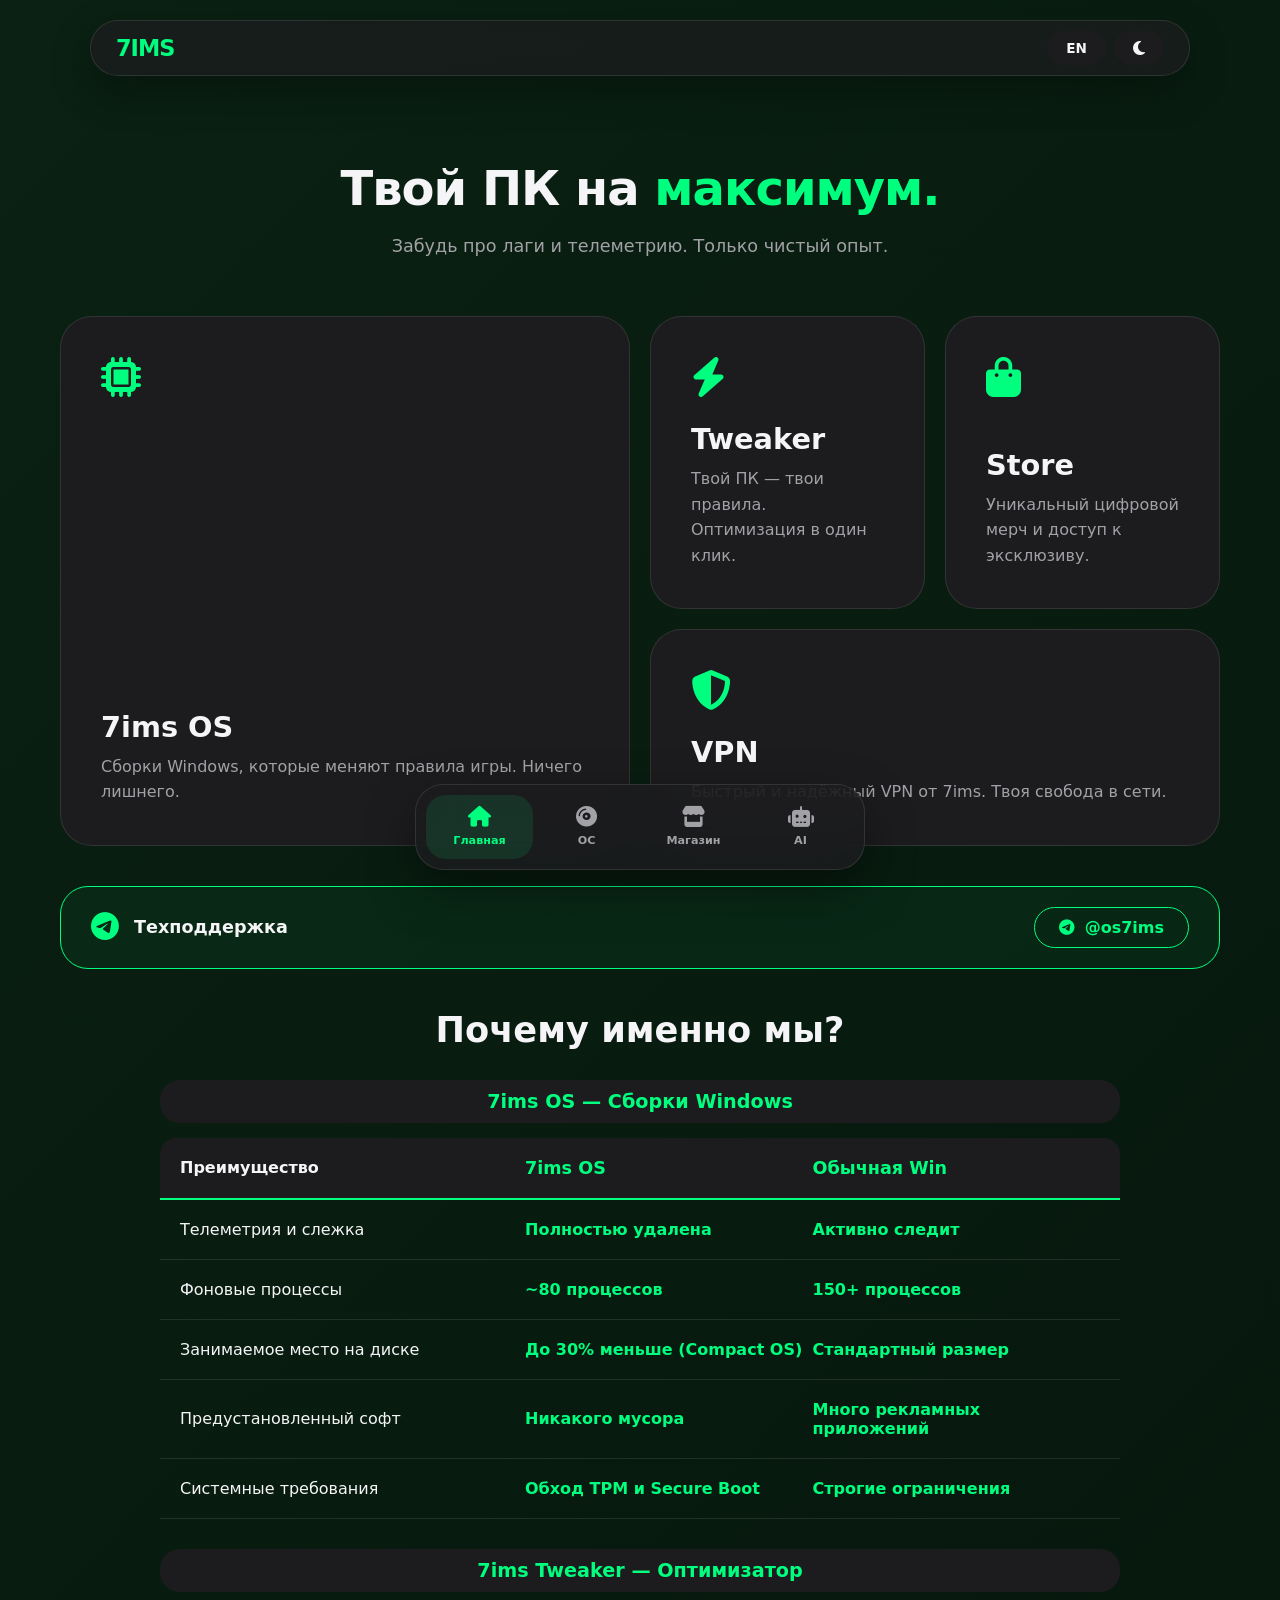
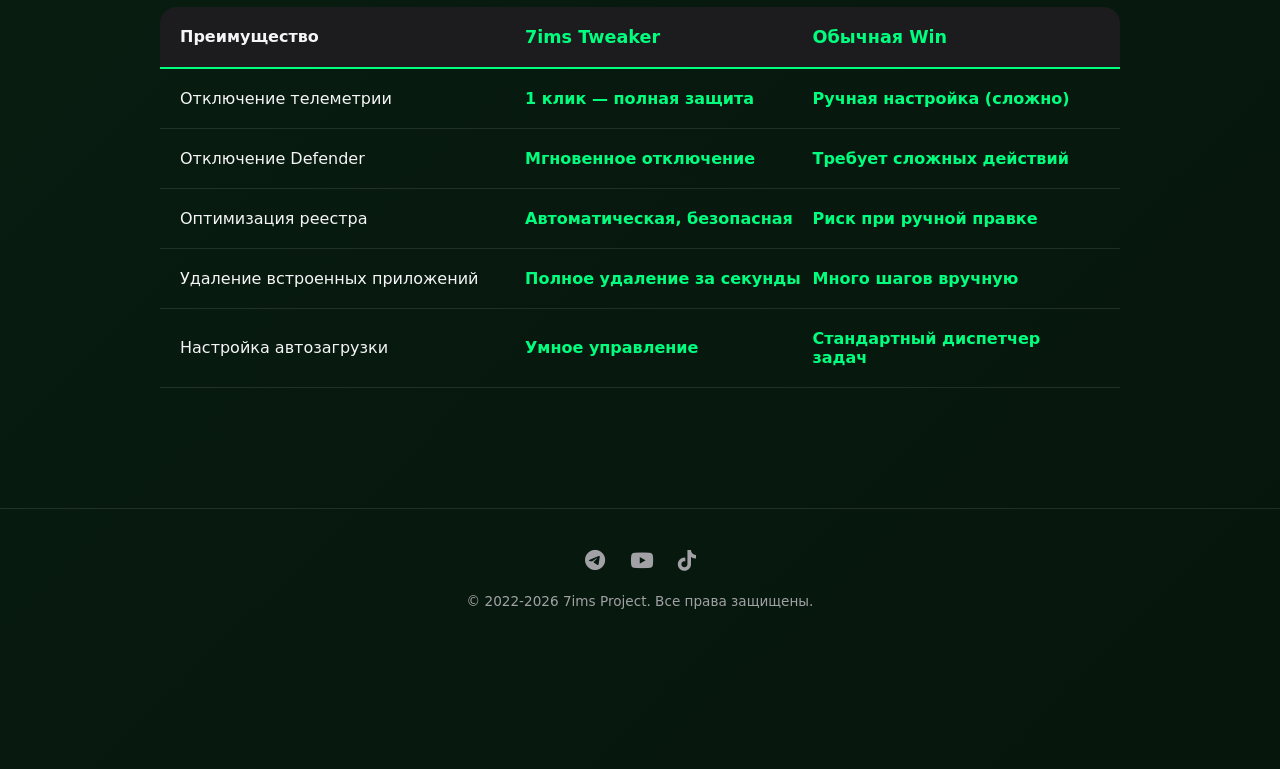
<file: index.htm>
﻿<!DOCTYPE html>
<html lang="ru" data-theme="dark">
<head>
    <link rel="icon" type="image/svg+xml" href="data:image/svg+xml,%3Csvg xmlns='http://www.w3.org/2000/svg' viewBox='0 0 100 100'%3E%3Cdefs%3E%3ClinearGradient id='g' x1='0%25' y1='0%25' x2='100%25' y2='100%25'%3E%3Cstop offset='0%25' style='stop-color:%2300ff7f;stop-opacity:1' /%3E%3Cstop offset='100%25' style='stop-color:%2300d1ff;stop-opacity:1' /%3E%3C/linearGradient%3E%3C/defs%3E%3Crect x='5' y='5' width='90' height='90' rx='20' ry='20' fill='%230a0a0a' stroke='url(%23g)' stroke-width='2'/%3E%3Cg fill='url(%23g)'%3E%3Cpath d='M28,25 H72 L48,65 L55,60 L35,85 L40,65 L30,70 Z'/%3E%3Ccircle cx='43' cy='48' r='4.5' fill='white'/%3E%3C/g%3E%3C/svg%3E">
    <meta charset="UTF-8">
    <meta name="viewport" content="width=device-width, initial-scale=1.0, viewport-fit=cover">
    <title>7ims | Next Generation</title>
    <link rel="stylesheet" href="ajax/libs/font-awesome/6.4.0/css/all.min.css">
    <style>
        :root[data-theme="light"] {
            --surface: #f5f7f9;
            --text: #1d1d1f;
            --text-muted: #86868b;
            --primary: #00d166;
            --accent: #0071e3;
            --border: rgba(0,0,0,0.1);
            --tab-bg: rgba(255,255,255,0.8);
            --header-shadow: 0 10px 30px rgba(0,0,0,0.05);
            --support-bg: rgba(0,209,102,0.05);
            --grad-1: #eaf5ee;
            --grad-2: #ffffff;
            --grad-3: #dcf2e3;
        }

        :root[data-theme="dark"] {
            --surface: #1c1c1e;
            --text: #f5f5f7;
            --text-muted: #a1a1a6;
            --primary: #00ff7f;
            --accent: #0a84ff;
            --border: rgba(255,255,255,0.1);
            --tab-bg: rgba(28,28,30,0.8);
            --header-shadow: 0 15px 40px rgba(0,0,0,0.3);
            --support-bg: rgba(0,255,127,0.05);
            --grad-1: #06170d;
            --grad-2: #020a05;
            --grad-3: #0a2113;
        }

        * { margin: 0; padding: 0; box-sizing: border-box; font-family: -apple-system, system-ui, sans-serif; }

        @keyframes gradientBG {
            0% { background-position: 0% 50%; }
            50% { background-position: 100% 50%; }
            100% { background-position: 0% 50%; }
        }

        body {
            background: linear-gradient(-45deg, var(--grad-1), var(--grad-2), var(--grad-3));
            background-size: 400% 400%;
            animation: gradientBG 15s ease infinite;
            color: var(--text);
            padding-bottom: 120px;
            overflow-x: hidden;
            -webkit-font-smoothing: antialiased;
        }

        .reveal { opacity: 0; transform: translateY(30px); transition: all 0.8s cubic-bezier(0.2, 1, 0.3, 1); }
        .reveal.active { opacity: 1; transform: translateY(0); }

        header {
            position: fixed;
            top: 20px;
            left: 50%;
            transform: translateX(-50%);
            width: 90%;
            max-width: 1100px;
            z-index: 1000;
            background: var(--tab-bg);
            backdrop-filter: saturate(180%) blur(20px);
            -webkit-backdrop-filter: blur(20px);
            border: 1px solid var(--border);
            border-radius: 50px;
            box-shadow: var(--header-shadow);
            transition: all 0.3s ease;
        }

        header.scrolled {
            top: 10px;
            width: 85%;
            padding: 5px 0;
        }

        .header-content {
            padding: 10px 25px;
            display: flex;
            justify-content: space-between;
            align-items: center;
        }

        .logo { font-size: 1.4rem; font-weight: 800; color: var(--primary); text-decoration: none; letter-spacing: -1px; }

        .btn-ui {
            background: var(--surface);
            border: 1px solid transparent;
            color: var(--text);
            padding: 8px 18px;
            border-radius: 30px;
            cursor: pointer;
            font-weight: 700;
            font-size: 0.85rem;
            transition: all 0.3s ease;
            display: flex;
            align-items: center;
            justify-content: center;
        }

        .btn-ui:hover {
            border-color: var(--primary);
            background: rgba(0, 255, 127, 0.1);
            color: var(--primary);
        }

        .btn-ui i {
            font-size: 1rem;
        }

        .hero { padding: 160px 20px 60px; text-align: center; }
        .hero h1 { font-size: 3rem; margin-bottom: 20px; letter-spacing: -1px; }
        .hero span { color: var(--primary); }

        .bento {
            display: grid;
            grid-template-columns: repeat(4, 1fr);
            gap: 20px;
            max-width: 1200px;
            margin: 0 auto 80px;
            padding: 0 20px;
        }

        .card {
            background: var(--surface);
            border-radius: 32px;
            padding: 40px;
            text-decoration: none;
            color: inherit;
            border: 1px solid var(--border);
            display: flex;
            flex-direction: column;
            justify-content: space-between;
            position: relative;
            overflow: hidden;
            transition: transform 0.4s cubic-bezier(0.175, 0.885, 0.32, 1.275);
        }

        .card:hover { transform: scale(1.03) translateY(-5px); border-color: var(--primary); }
        .card i { font-size: 2.5rem; color: var(--primary); margin-bottom: 25px; }
        .card.big { grid-column: span 2; grid-row: span 2; }
        .card.wide { grid-column: span 2; }
        .card h2 { font-size: 1.8rem; margin-bottom: 10px; font-weight: 800; }
        .card p { color: var(--text-muted); line-height: 1.6; }

        .support-block {
            max-width: 1200px;
            margin: -40px auto 40px;
            padding: 0 20px;
        }
        
        .support-card {
            background: var(--support-bg);
            border: 1px solid var(--primary);
            border-radius: 28px;
            padding: 20px 30px;
            display: flex;
            justify-content: space-between;
            align-items: center;
            flex-wrap: wrap;
            gap: 20px;
            transition: all 0.3s ease;
        }
        
        .support-card:hover {
            transform: translateY(-3px);
            box-shadow: 0 10px 25px rgba(0,255,127,0.1);
        }
        
        .support-text {
            display: flex;
            align-items: center;
            gap: 15px;
        }
        
        .support-text i {
            font-size: 1.8rem;
            color: var(--primary);
        }
        
        .support-text h3 {
            font-size: 1.1rem;
            font-weight: 700;
        }
        
        .support-btn {
            background: transparent;
            border: 1px solid var(--primary);
            color: var(--primary);
            padding: 10px 24px;
            border-radius: 40px;
            text-decoration: none;
            font-weight: 700;
            transition: all 0.3s ease;
            display: inline-flex;
            align-items: center;
            gap: 10px;
        }
        
        .support-btn:hover {
            background: var(--primary);
            color: #000;
        }

        .comparison {
            max-width: 1000px;
            margin: 0 auto 120px;
            padding: 0 20px;
        }

        .table-row {
            display: grid;
            grid-template-columns: 1.2fr 1fr 1fr;
            padding: 20px 20px;
            border-bottom: 1px solid var(--border);
            align-items: center;
        }

        .table-row.head { 
            font-weight: 800; 
            border-bottom: 2px solid var(--primary); 
            font-size: 1.1rem;
            background: var(--surface);
            border-radius: 16px 16px 0 0;
        }
        
        .table-row.head div:first-child { font-size: 1rem; }
        .table-row div:nth-child(2) { color: var(--primary); font-weight: 700; }
        .table-row div:nth-child(3) { color: var(--primary); font-weight: 700; }
        
        .section-divider {
            margin: 30px 0 15px;
            padding: 10px 20px;
            background: var(--surface);
            border-radius: 20px;
            text-align: center;
            font-weight: 800;
            font-size: 1.2rem;
            color: var(--primary);
        }

        .tab-bar {
            position: fixed;
            bottom: 30px;
            left: 50%;
            transform: translateX(-50%);
            width: 95%;
            max-width: 450px;
            background: var(--tab-bg);
            backdrop-filter: blur(25px);
            -webkit-backdrop-filter: blur(25px);
            border: 1px solid var(--border);
            border-radius: 28px;
            display: flex;
            padding: 10px;
            box-shadow: 0 20px 50px rgba(0,0,0,0.4);
            z-index: 2000;
        }

        .tab-btn {
            flex: 1;
            display: flex;
            flex-direction: column;
            align-items: center;
            text-decoration: none;
            color: var(--text-muted);
            font-size: 0.7rem;
            font-weight: 700;
            gap: 6px;
            padding: 12px 0;
            border-radius: 20px;
            transition: 0.3s;
        }

        .tab-btn.active { color: var(--primary); background: rgba(0, 255, 127, 0.1); }
        .tab-btn i { font-size: 1.3rem; }

        footer {
            text-align: center;
            padding: 40px 20px;
            color: var(--text-muted);
            font-size: 0.85rem;
            border-top: 1px solid var(--border);
            margin-top: 60px;
        }

        .footer-links {
            display: flex;
            justify-content: center;
            gap: 25px;
            margin-bottom: 20px;
            flex-wrap: wrap;
        }
        
        .footer-links a {
            color: var(--text-muted);
            text-decoration: none;
            font-size: 1.3rem;
            transition: all 0.3s ease;
        }
        
        .footer-links a:hover {
            color: var(--primary);
            transform: scale(1.1);
        }

        @media (max-width: 768px) {
            header { width: 95%; top: 15px; padding: 0; }
            header.scrolled { width: 92%; top: 10px; }
            .header-content { padding: 8px 15px; }
            .bento { grid-template-columns: 1fr; }
            .card.big, .card.wide { grid-column: span 1; grid-row: span 1; min-height: 250px; }
            .hero h1 { font-size: 2.5rem; letter-spacing: -1px; }
            .hero { padding: 140px 20px 40px; }
            .table-row { font-size: 0.8rem; grid-template-columns: 1.2fr 1fr 1fr; padding: 15px 10px; }
            .card { padding: 30px; }
            .tab-bar { bottom: 20px; }
            .logo { font-size: 1.2rem; }
            .btn-ui { padding: 6px 14px; font-size: 0.8rem; }
            .support-card { flex-direction: column; text-align: center; }
            .support-text { flex-direction: column; text-align: center; }
            .section-divider { font-size: 1rem; }
        }
    </style>
</head>
<body>

<header id="main-header">
    <div class="header-content">
        <a href="#" class="logo">7IMS</a>
        <div style="display: flex; gap: 8px;">
            <button class="btn-ui" onclick="changeLang()" id="langBtn">EN</button>
            <button class="btn-ui" onclick="changeTheme()"><i class="fas fa-moon"></i></button>
        </div>
    </div>
</header>

<main>
    <section class="hero reveal">
        <h1 id="hTitle" data-en="Your PC on <span>Max.</span>">Твой ПК на <span>максимум.</span></h1>
        <p id="hDesc" data-en="Forget lags and telemetry. Pure experience only." style="color: var(--text-muted); font-size: 1.1rem; max-width: 600px; margin: 0 auto;">Забудь про лаги и телеметрию. Только чистый опыт.</p>
    </section>

    <div class="bento">
        <a href="https://7ims.ru/os" class="card big reveal">
            <i class="fas fa-microchip"></i>
            <div>
                <h2 data-en="7ims OS">7ims OS</h2>
                <p data-en="Builds that change the game rules. Nothing extra.">Сборки Windows, которые меняют правила игры. Ничего лишнего.</p>
            </div>
        </a>
        <a href="https://7ims.ru/tweaker" class="card reveal">
            <i class="fas fa-bolt"></i>
            <div>
                <h2 data-en="Tweaker">Tweaker</h2>
                <p data-en="Your PC — your rules. One-click optimization.">Твой ПК — твои правила. Оптимизация в один клик.</p>
            </div>
        </a>
        <a href="https://7ims.ru/shop" class="card reveal">
            <i class="fas fa-shopping-bag"></i>
            <div>
                <h2 data-en="Store">Store</h2>
                <p data-en="Unique digital merch and access to exclusives.">Уникальный цифровой мерч и доступ к эксклюзиву.</p>
            </div>
        </a>
        <a href="https://t.me/vpn7ims_bot" class="card wide reveal" target="_blank">
            <i class="fas fa-shield-alt"></i>
            <div>
                <h2 data-en="VPN">VPN</h2>
                <p data-en="Fast and reliable VPN by 7ims. Your freedom online.">Быстрый и надёжный VPN от 7ims. Твоя свобода в сети.</p>
            </div>
        </a>
    </div>

    <div class="support-block reveal">
        <div class="support-card">
            <div class="support-text">
                <i class="fab fa-telegram"></i>
                <h3 data-en="Tech Support">Техподдержка</h3>
            </div>
            <a href="https://t.me/os7ims" class="support-btn" target="_blank">
                <i class="fab fa-telegram"></i> @os7ims
            </a>
        </div>
    </div>

    <section class="comparison reveal">
        <h2 style="text-align:center; margin-bottom: 30px; font-size: 2.2rem; font-weight: 800;" data-en="Why Us?">Почему именно мы?</h2>
        
        <div class="section-divider" data-en="7ims OS — Windows Builds">7ims OS — Сборки Windows</div>
        <div class="table-row head">
            <div data-en="Advantage">Преимущество</div>
            <div data-en="7ims OS">7ims OS</div>
            <div data-en="Regular Win">Обычная Win</div>
        </div>
        <div class="table-row">
            <div data-en="Telemetry and tracking">Телеметрия и слежка</div>
            <div data-en="Completely removed">Полностью удалена</div>
            <div data-en="Actively tracks">Активно следит</div>
        </div>
        <div class="table-row">
            <div data-en="Background processes">Фоновые процессы</div>
            <div data-en="~80 processes">~80 процессов</div>
            <div data-en="150+ processes">150+ процессов</div>
        </div>
        <div class="table-row">
            <div data-en="Disk space used">Занимаемое место на диске</div>
            <div data-en="Up to 30% less (Compact OS)">До 30% меньше (Compact OS)</div>
            <div data-en="Standard size">Стандартный размер</div>
        </div>
        <div class="table-row">
            <div data-en="Pre-installed software">Предустановленный софт</div>
            <div data-en="No bloatware">Никакого мусора</div>
            <div data-en="Many ad apps">Много рекламных приложений</div>
        </div>
        <div class="table-row">
            <div data-en="System requirements">Системные требования</div>
            <div data-en="TPM and Secure Boot bypass">Обход TPM и Secure Boot</div>
            <div data-en="Strict restrictions">Строгие ограничения</div>
        </div>

        <div class="section-divider" data-en="7ims Tweaker — Optimizer">7ims Tweaker — Оптимизатор</div>
        <div class="table-row head">
            <div data-en="Advantage">Преимущество</div>
            <div data-en="7ims Tweaker">7ims Tweaker</div>
            <div data-en="Regular Win">Обычная Win</div>
        </div>
        <div class="table-row">
            <div data-en="Disable telemetry">Отключение телеметрии</div>
            <div data-en="1 click — full protection">1 клик — полная защита</div>
            <div data-en="Manual setup (complex)">Ручная настройка (сложно)</div>
        </div>
        <div class="table-row">
            <div data-en="Disable Defender">Отключение Defender</div>
            <div data-en="Instant disable">Мгновенное отключение</div>
            <div data-en="Requires complex steps">Требует сложных действий</div>
        </div>
        <div class="table-row">
            <div data-en="Registry optimization">Оптимизация реестра</div>
            <div data-en="Automatic, safe">Автоматическая, безопасная</div>
            <div data-en="Risk with manual editing">Риск при ручной правке</div>
        </div>
        <div class="table-row">
            <div data-en="Removing built-in apps">Удаление встроенных приложений</div>
            <div data-en="Complete removal in seconds">Полное удаление за секунды</div>
            <div data-en="Many manual steps">Много шагов вручную</div>
        </div>
        <div class="table-row">
            <div data-en="Startup configuration">Настройка автозагрузки</div>
            <div data-en="Smart management">Умное управление</div>
            <div data-en="Standard task manager">Стандартный диспетчер задач</div>
        </div>
    </section>
</main>

<nav class="tab-bar">
    <a href="#" class="tab-btn active" onclick="setActive(this)">
        <i class="fas fa-home"></i>
        <span data-en="Home">Главная</span>
    </a>
    <a href="https://7ims.ru/os" class="tab-btn" onclick="setActive(this)">
        <i class="fas fa-compact-disc"></i>
        <span data-en="OS">ОС</span>
    </a>
    <a href="https://7ims.ru/shop" class="tab-btn" onclick="setActive(this)">
        <i class="fas fa-store"></i>
        <span data-en="Store">Магазин</span>
    </a>
    <a href="https://7ims.ru/Ai" class="tab-btn" onclick="setActive(this)">
        <i class="fas fa-robot"></i>
        <span data-en="AI">AI</span>
    </a>
</nav>

<footer>
    <div class="footer-links">
        <a href="https://t.me/maxim7ims" title="Telegram"><i class="fab fa-telegram"></i></a>
        <a href="https://youtube.com/@Proims" title="YouTube"><i class="fab fa-youtube"></i></a>
        <a href="https://tiktok.com/@7imsoffical" title="TikTok"><i class="fab fa-tiktok"></i></a>
    </div>
    <p data-en="© 2022-2026 7ims Project. All rights reserved.">© 2022-2026 7ims Project. Все права защищены.</p>
</footer>

<script>
    const header = document.getElementById('main-header');
    function reveal() {
        var reveals = document.querySelectorAll(".reveal");
        for (var i = 0; i < reveals.length; i++) {
            var windowHeight = window.innerHeight;
            var elementTop = reveals[i].getBoundingClientRect().top;
            var elementVisible = 100;
            if (elementTop < windowHeight - elementVisible) {
                reveals[i].classList.add("active");
            }
        }
        
        if (window.scrollY > 50) {
            header.classList.add('scrolled');
        } else {
            header.classList.remove('scrolled');
        }
    }
    window.addEventListener("scroll", reveal);
    reveal();

    function changeTheme() {
        const root = document.documentElement;
        const current = root.getAttribute('data-theme');
        const next = current === 'dark' ? 'light' : 'dark';
        root.setAttribute('data-theme', next);
        
        const themeIcon = document.querySelector('button[onclick="changeTheme()"] i');
        if (next === 'dark') {
            themeIcon.className = 'fas fa-moon';
        } else {
            themeIcon.className = 'fas fa-sun';
        }
    }

    let lang = 'ru';
    function changeLang() {
        lang = lang === 'ru' ? 'en' : 'ru';
        document.getElementById('langBtn').innerText = lang === 'ru' ? 'EN' : 'RU';
        
        document.querySelectorAll('[data-en]').forEach(el => {
            if (!el.getAttribute('data-ru')) {
                el.setAttribute('data-ru', el.innerHTML);
            }
            el.innerHTML = lang === 'ru' ? el.getAttribute('data-ru') : el.getAttribute('data-en');
        });
    }

    function setActive(el) {
        document.querySelectorAll('.tab-btn').forEach(b => b.classList.remove('active'));
        el.classList.add('active');
    }
</script>
</body>
</html>
</file>
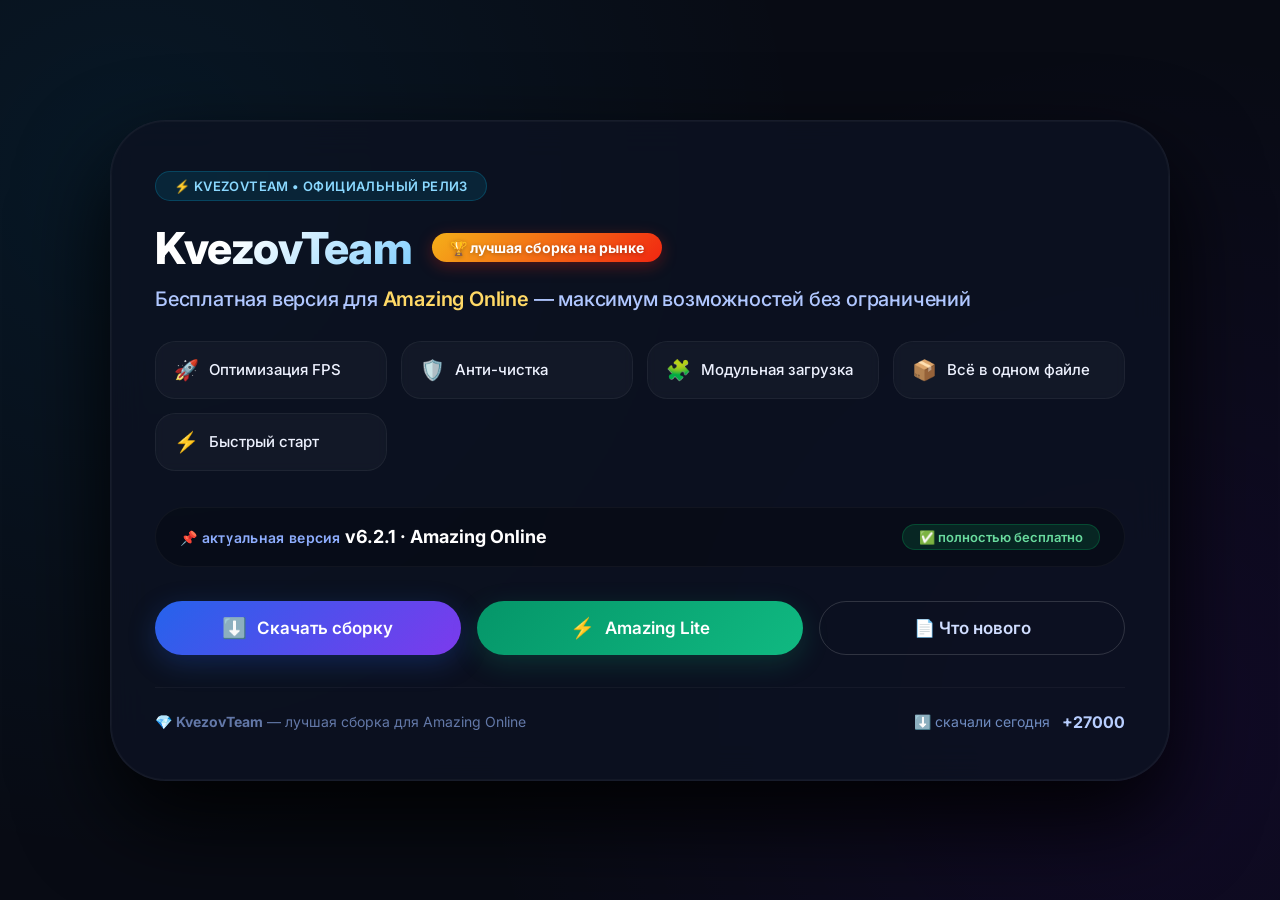
<file: installation/index.html>
﻿<!DOCTYPE html>
<html lang="ru">
<head>
  <meta charset="UTF-8" />
  <meta name="viewport" content="width=device-width, initial-scale=1.0" />
  <title>KvezovTeam — Сборка для Amazing Online</title>
  <link href="https://fonts.googleapis.com/css2?family=Inter:opsz,wght@14..32,400;14..32,500;14..32,600;14..32,700;14..32,800&display=swap" rel="stylesheet" />
  <style>
    * {
      margin: 0;
      padding: 0;
      box-sizing: border-box;
    }

    body {
      background: #080b14;
      font-family: 'Inter', sans-serif;
      color: #eef2ff;
      min-height: 100vh;
      display: flex;
      align-items: center;
      justify-content: center;
      padding: 20px;
      background-image:
        radial-gradient(circle at 10% 20%, rgba(0, 180, 255, 0.08), transparent 50%),
        radial-gradient(circle at 90% 80%, rgba(120, 0, 255, 0.08), transparent 50%);
    }

    .main-card {
      max-width: 1060px;
      width: 100%;
      background: rgba(12, 18, 34, 0.85);
      backdrop-filter: blur(18px);
      -webkit-backdrop-filter: blur(18px);
      border: 1px solid rgba(255, 255, 255, 0.05);
      border-radius: 56px;
      padding: 50px 44px 48px;
      box-shadow: 0 40px 90px rgba(0, 0, 0, 0.9), 0 0 0 1px rgba(255, 255, 255, 0.03) inset;
      transition: all 0.2s;
    }

    .tag {
      display: inline-block;
      background: rgba(0, 200, 255, 0.1);
      border: 1px solid rgba(0, 200, 255, 0.2);
      padding: 6px 18px;
      border-radius: 100px;
      font-size: 13px;
      font-weight: 600;
      letter-spacing: 0.4px;
      color: #8ad8ff;
      text-transform: uppercase;
      margin-bottom: 20px;
    }

    .title-block {
      display: flex;
      flex-wrap: wrap;
      align-items: center;
      gap: 12px 20px;
      margin-bottom: 12px;
    }

    h1 {
      font-size: 44px;
      font-weight: 800;
      letter-spacing: -0.5px;
      background: linear-gradient(135deg, #ffffff 30%, #80cfff 100%);
      -webkit-background-clip: text;
      -webkit-text-fill-color: transparent;
      background-clip: text;
    }

    .badge-best {
      background: linear-gradient(135deg, #f5af19, #f12711);
      padding: 6px 18px;
      border-radius: 100px;
      font-size: 14px;
      font-weight: 700;
      color: #fff;
      text-shadow: 0 1px 4px rgba(0, 0, 0, 0.3);
      box-shadow: 0 4px 16px rgba(241, 39, 17, 0.3);
      white-space: nowrap;
    }

    .subtitle {
      font-size: 20px;
      font-weight: 500;
      color: #b0c7ff;
      margin-top: 4px;
      margin-bottom: 28px;
      letter-spacing: -0.2px;
    }

    .subtitle span {
      color: #ffd966;
      font-weight: 600;
    }

    .features-grid {
      display: grid;
      grid-template-columns: repeat(auto-fit, minmax(200px, 1fr));
      gap: 14px;
      margin: 30px 0 36px;
    }

    .feature-item {
      background: rgba(255, 255, 255, 0.03);
      border: 1px solid rgba(255, 255, 255, 0.05);
      border-radius: 20px;
      padding: 16px 18px;
      font-size: 15px;
      font-weight: 500;
      display: flex;
      align-items: center;
      gap: 10px;
      transition: all 0.2s;
      backdrop-filter: blur(4px);
    }

    .feature-item:hover {
      background: rgba(255, 255, 255, 0.07);
      border-color: rgba(255, 255, 255, 0.12);
      transform: translateY(-2px);
    }

    .feature-item .icon {
      font-size: 20px;
      flex-shrink: 0;
    }

    .version-info {
      display: flex;
      flex-wrap: wrap;
      align-items: center;
      justify-content: space-between;
      background: rgba(0, 0, 0, 0.25);
      border-radius: 30px;
      padding: 16px 24px;
      margin-bottom: 34px;
      border: 1px solid rgba(255, 255, 255, 0.04);
    }

    .version-label {
      font-weight: 600;
      color: #8eaeff;
      font-size: 14px;
      letter-spacing: 0.3px;
    }

    .version-number {
      font-weight: 700;
      font-size: 18px;
      color: #fff;
    }

    .free-badge {
      background: rgba(0, 230, 118, 0.12);
      border: 1px solid rgba(0, 230, 118, 0.2);
      padding: 4px 16px;
      border-radius: 100px;
      font-size: 13px;
      font-weight: 600;
      color: #69db9e;
    }

    .buttons-row {
      display: flex;
      flex-wrap: wrap;
      gap: 16px;
      margin-top: 8px;
    }

    .btn {
      display: inline-flex;
      align-items: center;
      gap: 10px;
      padding: 16px 34px;
      border-radius: 60px;
      font-weight: 600;
      font-size: 17px;
      border: none;
      cursor: pointer;
      transition: all 0.25s ease;
      text-decoration: none;
      font-family: 'Inter', sans-serif;
      flex: 1 1 auto;
      justify-content: center;
      background: #1e2a4a;
      color: #c8d9ff;
      border: 1px solid rgba(255, 255, 255, 0.04);
    }

    .btn-primary {
      background: linear-gradient(135deg, #2563eb, #7c3aed);
      color: #fff;
      box-shadow: 0 8px 28px rgba(37, 99, 235, 0.25);
      border: none;
      flex: 2;
    }

    .btn-primary:hover {
      transform: translateY(-3px) scale(1.01);
      box-shadow: 0 14px 40px rgba(37, 99, 235, 0.4);
    }

    .btn-outline {
      background: transparent;
      border: 1px solid rgba(255, 255, 255, 0.15);
      color: #d0ddff;
    }

    .btn-outline:hover {
      background: rgba(255, 255, 255, 0.06);
      border-color: rgba(255, 255, 255, 0.3);
      transform: translateY(-2px);
    }

    .btn-success {
      background: linear-gradient(135deg, #059669, #10b981);
      color: #fff;
      box-shadow: 0 8px 28px rgba(16, 185, 129, 0.2);
      border: none;
    }

    .btn-success:hover {
      transform: translateY(-3px) scale(1.01);
      box-shadow: 0 14px 40px rgba(16, 185, 129, 0.35);
    }

    .btn .arrow {
      font-size: 20px;
      line-height: 1;
    }

    .footer-note {
      margin-top: 32px;
      font-size: 14px;
      color: #6378a8;
      border-top: 1px solid rgba(255, 255, 255, 0.04);
      padding-top: 24px;
      display: flex;
      flex-wrap: wrap;
      justify-content: space-between;
      align-items: center;
    }

    .footer-note a {
      color: #80b0ff;
      text-decoration: none;
      border-bottom: 1px dotted rgba(128, 176, 255, 0.2);
    }

    .footer-note a:hover {
      border-bottom-color: #80b0ff;
    }

    .download-counter {
      display: flex;
      align-items: center;
      gap: 12px;
      font-size: 14px;
      color: #6f8bc0;
    }

    .counter-number {
      font-weight: 700;
      color: #b8ceff;
      font-size: 16px;
    }

    @media (max-width: 640px) {
      .main-card {
        padding: 28px 18px;
        border-radius: 32px;
      }
      h1 {
        font-size: 30px;
      }
      .title-block {
        flex-direction: column;
        align-items: flex-start;
      }
      .version-info {
        flex-direction: column;
        align-items: flex-start;
        gap: 10px;
      }
      .buttons-row {
        flex-direction: column;
      }
      .btn {
        width: 100%;
        justify-content: center;
      }
      .features-grid {
        grid-template-columns: 1fr 1fr;
      }
    }

    /* Анимация при загрузке */
    .main-card {
      opacity: 0;
      animation: fadeUp 0.7s ease forwards;
    }

    @keyframes fadeUp {
      0% { opacity: 0; transform: translateY(30px); }
      100% { opacity: 1; transform: translateY(0); }
    }

    .badge-best {
      animation: pulseGlow 2.8s infinite;
    }

    @keyframes pulseGlow {
      0%, 100% { box-shadow: 0 4px 16px rgba(241, 39, 17, 0.25); }
      50% { box-shadow: 0 4px 36px rgba(241, 39, 17, 0.55); }
    }

    /* интерактив для кнопок */
    .btn:active {
      transform: scale(0.96) !important;
    }
  </style>
</head>
<body>

<div class="main-card">

  <div class="tag">⚡ KvezovTeam • официальный релиз</div>

  <div class="title-block">
    <h1>KvezovTeam</h1>
    <span class="badge-best">🏆 лучшая сборка на рынке</span>
  </div>

  <div class="subtitle">
    Бесплатная версия для <span>Amazing Online</span> — максимум возможностей без ограничений
  </div>

  <!-- Фичи -->
  <div class="features-grid">
    <div class="feature-item"><span class="icon">🚀</span> Оптимизация FPS</div>
    <div class="feature-item"><span class="icon">🛡️</span> Анти-чистка</div>
    <div class="feature-item"><span class="icon">🧩</span> Модульная загрузка</div>
    <div class="feature-item"><span class="icon">📦</span> Всё в одном файле</div>
    <div class="feature-item"><span class="icon">⚡</span> Быстрый старт</div>
  </div>

  <!-- Версия и статус -->
  <div class="version-info">
    <div>
      <span class="version-label">📌 актуальная версия</span>
      <span class="version-number">v6.2.1 · Amazing Online</span>
    </div>
    <div class="free-badge">✅ полностью бесплатно</div>
  </div>

  <!-- Кнопки скачивания -->
  <div class="buttons-row">
    <a href="#" class="btn btn-primary" onclick="downloadFile('KvezovTeam_Amazing_v6.2.1.zip', 'основная сборка')">
      <span class="arrow">⬇️</span> Скачать сборку
    </a>
    <a href="#" class="btn btn-success" onclick="downloadFile('KvezovTeam_Amazing_Lite.zip', 'lite-версия')">
      <span class="arrow">⚡</span> Amazing Lite
    </a>
    <a href="#" class="btn btn-outline" onclick="downloadFile('KvezovTeam_Changelog.txt', 'список изменений')">
      📄 Что нового
    </a>
  </div>

  <!-- Подвал -->
  <div class="footer-note">
    <span>
      💎 <strong>KvezovTeam</strong> — лучшая сборка для Amazing Online
    </span>
    <div class="download-counter">
      <span>⬇️ скачали сегодня</span>
      <span class="counter-number" id="downloadCount">+27000</span>
    </div>
  </div>

</div>

<script>
  // Имитация скачивания + счётчик
  let downloadCounter = 27194;

  function downloadFile(filename, label) {
    // Эмуляция скачивания
    const link = document.createElement('a');
    link.href = '#'; // реальный URL подставь сюда
    link.download = filename;
    link.click();

    // Увеличиваем счётчик
    downloadCounter += 1;
    document.getElementById('downloadCount').textContent = downloadCounter.toLocaleString();

    // Всплывающее уведомление (интерактив)
    const btn = event.target.closest('.btn');
    if (btn) {
      const originalText = btn.innerHTML;
      btn.innerHTML = '✅ Готово!';
      btn.style.opacity = '0.8';
      setTimeout(() => {
        btn.innerHTML = originalText;
        btn.style.opacity = '1';
      }, 1800);
    }

    console.log(`[KvezovTeam] Скачивание: ${filename} (${label})`);
    return false;
  }

  // Дополнительная анимация при наведении на карточки фич
  document.querySelectorAll('.feature-item').forEach(item => {
    item.addEventListener('mouseenter', function() {
      this.style.transform = 'translateY(-4px) scale(1.02)';
      this.style.transition = 'all 0.15s ease';
    });
    item.addEventListener('mouseleave', function() {
      this.style.transform = 'translateY(0) scale(1)';
    });
  });
</script>

</body>
</html>
</file>
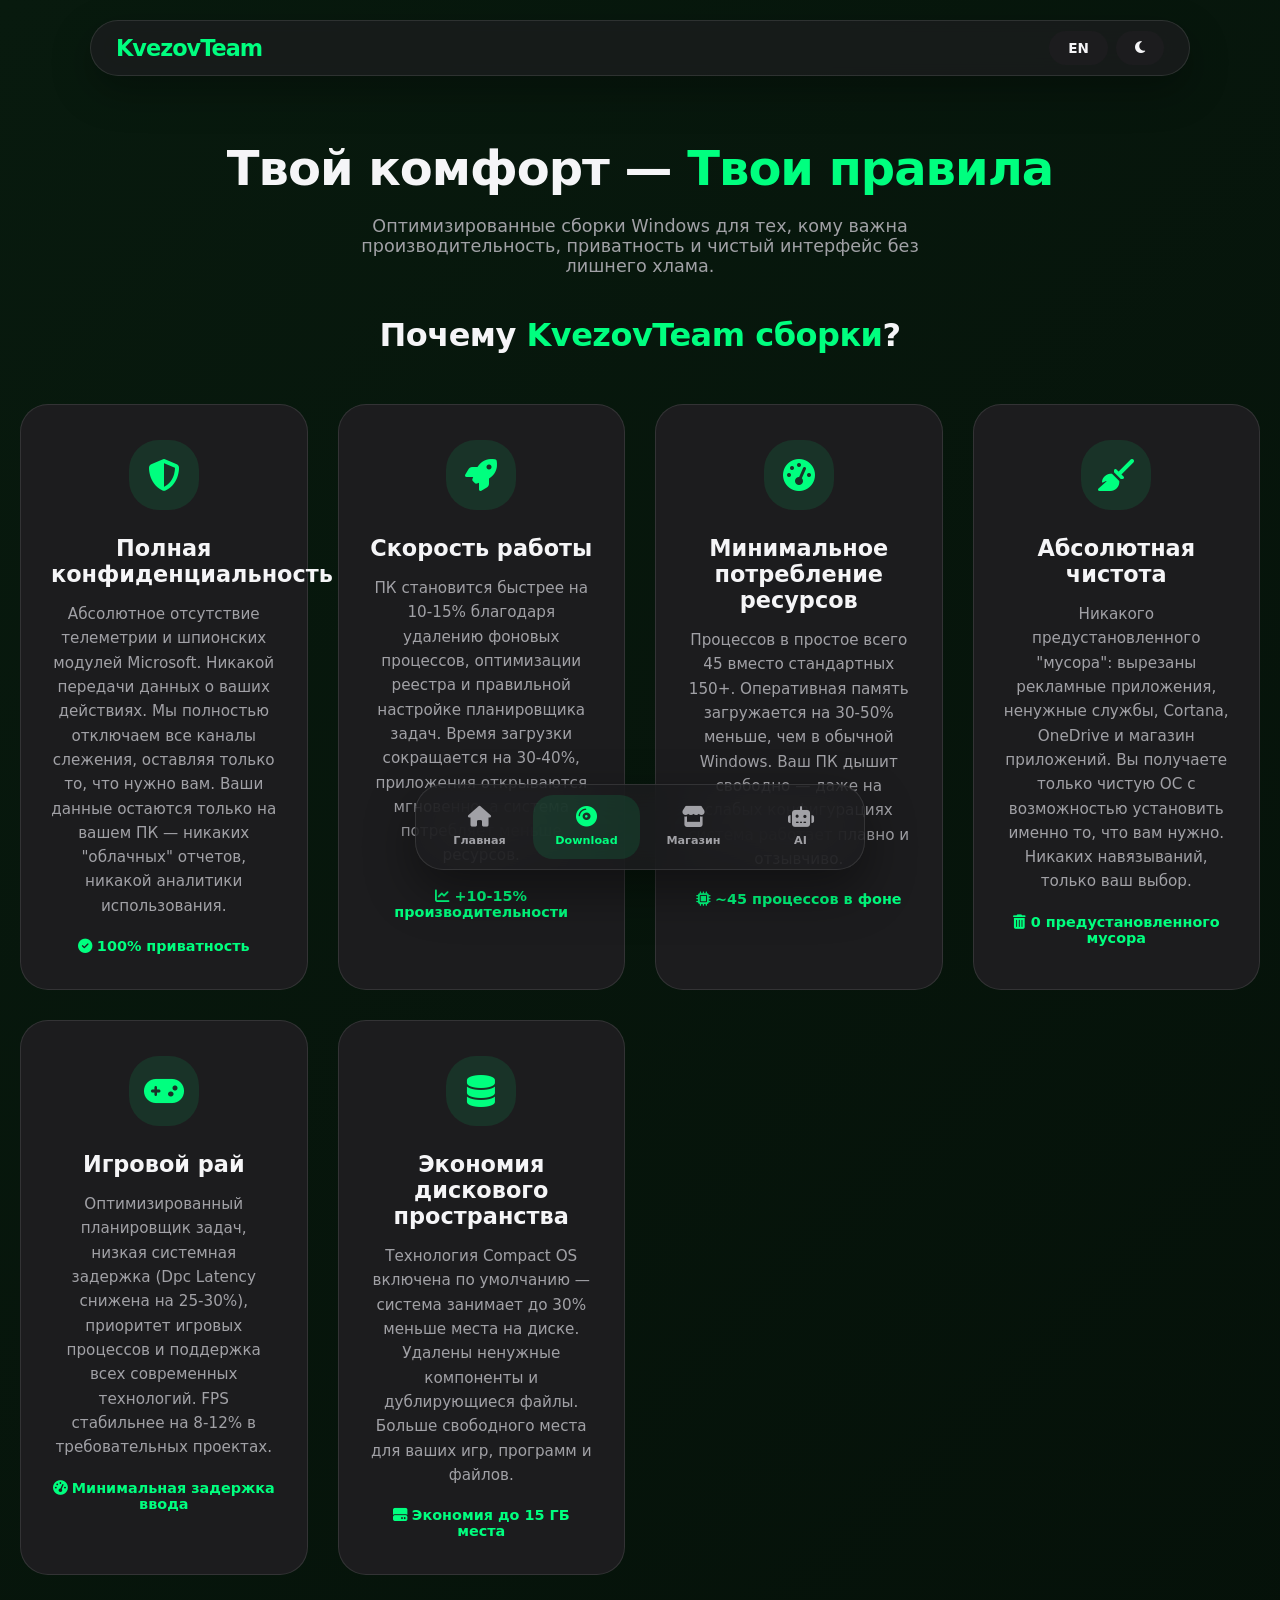
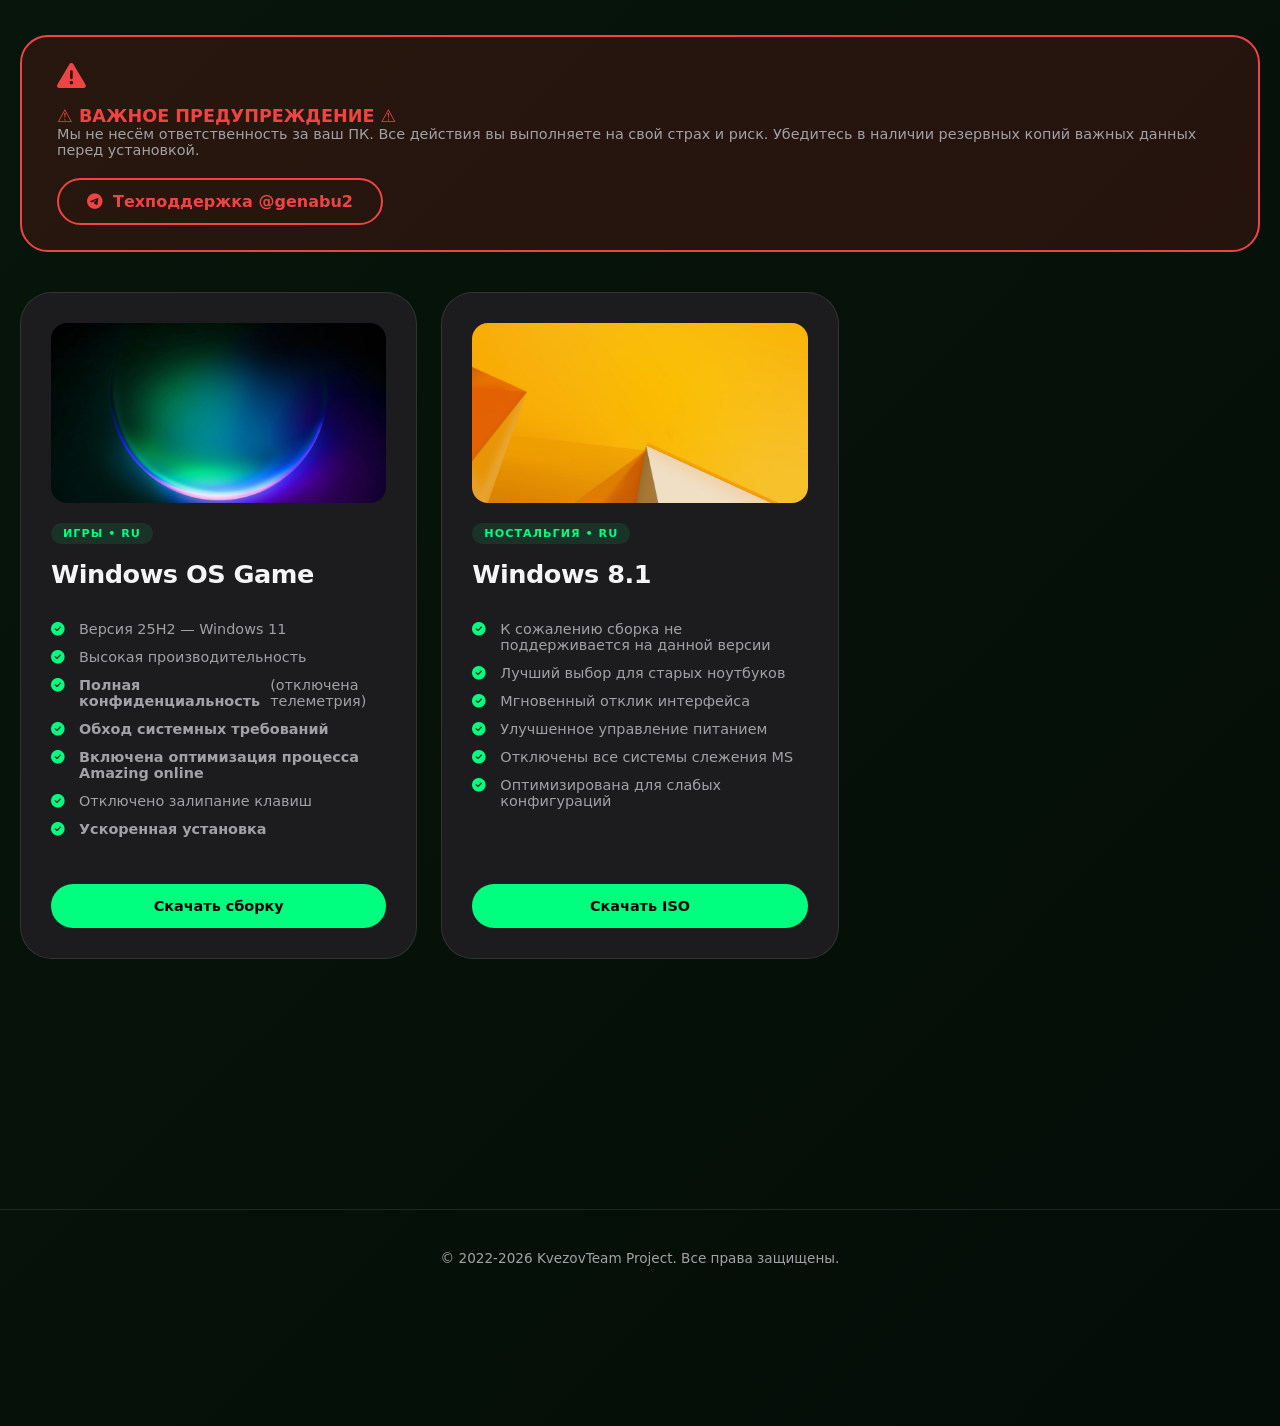
<file: os/index.html>
﻿<!DOCTYPE html>
<html lang="ru" data-theme="dark">
<head>
    <link rel="icon" type="image/svg+xml" href="data:image/svg+xml,%3Csvg xmlns='http://www.w3.org/2000/svg' viewBox='0 0 100 100'%3E%3Cdefs%3E%3ClinearGradient id='g' x1='0%25' y1='0%25' x2='100%25' y2='100%25'%3E%3Cstop offset='0%25' style='stop-color:%2300ff7f;stop-opacity:1' /%3E%3Cstop offset='100%25' style='stop-color:%2300d1ff;stop-opacity:1' /%3E%3C/linearGradient%3E%3C/defs%3E%3Crect x='5' y='5' width='90' height='90' rx='20' ry='20' fill='%230a0a0a' stroke='url(%23g)' stroke-width='2'/%3E%3Cg fill='url(%23g)'%3E%3Cpath d='M28,25 H72 L48,65 L55,60 L35,85 L40,65 L30,70 Z'/%3E%3Ccircle cx='43' cy='48' r='4.5' fill='white'/%3E%3C/g%3E%3C/svg%3E">
    <meta charset="UTF-8">
    <meta name="viewport" content="width=device-width, initial-scale=1.0, viewport-fit=cover">
    <title>CEF сборки Amazing | Официальные сборки</title>
    <link rel="stylesheet" href="../ajax/libs/font-awesome/6.4.0/css/all.min.css">
    <style>
        :root[data-theme="light"] {
            --surface: #f5f7f9;
            --text: #1d1d1f;
            --text-muted: #86868b;
            --primary: #00d166;
            --accent: #0071e3;
            --border: rgba(0,0,0,0.1);
            --tab-bg: rgba(255,255,255,0.8);
            --header-shadow: 0 10px 30px rgba(0,0,0,0.05);
            --card-hover: rgba(0,209,102,0.1);
            --feature-bg: rgba(0,209,102,0.03);
            --warning-bg: rgba(220,38,38,0.1);
            --warning-border: #dc2626;
            --grad-1: #e6f5ec;
            --grad-2: #ffffff;
            --grad-3: #d1f2de;
        }

        :root[data-theme="dark"] {
            --surface: #1c1c1e;
            --text: #f5f5f7;
            --text-muted: #a1a1a6;
            --primary: #00ff7f;
            --accent: #0a84ff;
            --border: rgba(255,255,255,0.1);
            --tab-bg: rgba(28,28,30,0.8);
            --header-shadow: 0 15px 40px rgba(0,0,0,0.3);
            --card-hover: rgba(0,255,127,0.05);
            --feature-bg: rgba(0,255,127,0.03);
            --warning-bg: rgba(220,38,38,0.15);
            --warning-border: #ef4444;
            --grad-1: #05140a;
            --grad-2: #000000;
            --grad-3: #081a0e;
        }

        * { margin: 0; padding: 0; box-sizing: border-box; font-family: -apple-system, system-ui, sans-serif; }

        @keyframes gradientBG {
            0% { background-position: 0% 50%; }
            50% { background-position: 100% 50%; }
            100% { background-position: 0% 50%; }
        }

        body {
            background: linear-gradient(-45deg, var(--grad-1), var(--grad-2), var(--grad-3));
            background-size: 400% 400%;
            animation: gradientBG 15s ease infinite;
            color: var(--text);
            padding-bottom: 120px;
            overflow-x: hidden;
            -webkit-font-smoothing: antialiased;
        }

        .reveal { opacity: 0; transform: translateY(30px); transition: all 0.8s cubic-bezier(0.2, 1, 0.3, 1); }
        .reveal.active { opacity: 1; transform: translateY(0); }

        header {
            position: fixed;
            top: 20px;
            left: 50%;
            transform: translateX(-50%);
            width: 90%;
            max-width: 1100px;
            z-index: 1000;
            background: var(--tab-bg);
            backdrop-filter: saturate(180%) blur(20px);
            -webkit-backdrop-filter: blur(20px);
            border: 1px solid var(--border);
            border-radius: 50px;
            box-shadow: var(--header-shadow);
            transition: all 0.3s ease;
        }

        header.scrolled {
            top: 10px;
            width: 85%;
            padding: 5px 0;
        }

        .header-content {
            padding: 10px 25px;
            display: flex;
            justify-content: space-between;
            align-items: center;
        }

        .logo { font-size: 1.4rem; font-weight: 800; color: var(--primary); text-decoration: none; letter-spacing: -1px; }

        .btn-ui {
            background: var(--surface);
            border: 1px solid transparent;
            color: var(--text);
            padding: 8px 18px;
            border-radius: 30px;
            cursor: pointer;
            font-weight: 700;
            font-size: 0.85rem;
            transition: all 0.3s ease;
            display: flex;
            align-items: center;
            justify-content: center;
            gap: 8px;
        }

        .btn-ui:hover {
            border-color: var(--primary);
            background: rgba(0, 255, 127, 0.1);
            color: var(--primary);
        }

        .hero { padding: 140px 20px 40px; text-align: center; }
        .hero h1 { font-size: clamp(2rem, 5vw, 3rem); margin-bottom: 20px; letter-spacing: -1px; font-weight: 800; }
        .hero span { color: var(--primary); }
        .hero p { color: var(--text-muted); font-size: 1.1rem; max-width: 600px; margin: 0 auto; }

        .features-section {
            max-width: 1300px;
            margin: 0 auto 60px;
            padding: 0 20px;
        }

        .section-title {
            text-align: center;
            font-size: 2rem;
            font-weight: 800;
            margin-bottom: 50px;
            letter-spacing: -0.5px;
        }

        .section-title span {
            color: var(--primary);
        }

        .features-grid {
            display: grid;
            grid-template-columns: repeat(auto-fit, minmax(280px, 1fr));
            gap: 30px;
        }

        .feature-card {
            background: var(--surface);
            border: 1px solid var(--border);
            border-radius: 28px;
            padding: 35px 30px;
            text-align: center;
            transition: all 0.3s ease;
        }

        .feature-card:hover {
            border-color: var(--primary);
            transform: translateY(-8px);
            background: var(--feature-bg);
        }

        .feature-icon {
            width: 70px;
            height: 70px;
            background: rgba(0, 255, 127, 0.1);
            border-radius: 30px;
            display: flex;
            align-items: center;
            justify-content: center;
            margin: 0 auto 25px;
        }

        .feature-icon i {
            font-size: 2rem;
            color: var(--primary);
        }

        .feature-card h3 {
            font-size: 1.4rem;
            margin-bottom: 15px;
            font-weight: 800;
        }

        .feature-card p {
            color: var(--text-muted);
            line-height: 1.6;
            font-size: 0.95rem;
        }

        .feature-stats {
            margin-top: 20px;
            font-size: 0.9rem;
            color: var(--primary);
            font-weight: 700;
        }

        .warning-section {
            max-width: 1300px;
            margin: 0 auto 40px;
            padding: 0 20px;
        }

        .warning-card {
            background: var(--warning-bg);
            border: 2px solid var(--warning-border);
            border-radius: 28px;
            padding: 25px 35px;
            display: flex;
            justify-content: space-between;
            align-items: center;
            flex-wrap: wrap;
            gap: 20px;
            transition: all 0.3s ease;
        }

        .warning-card:hover {
            transform: translateY(-2px);
            box-shadow: 0 10px 25px rgba(220,38,38,0.2);
        }

        .warning-text {
            display: flex;
            align-items: center;
            gap: 15px;
            flex-wrap: wrap;
        }

        .warning-text i {
            font-size: 1.8rem;
            color: var(--warning-border);
        }

        .warning-text h3 {
            font-size: 1.1rem;
            font-weight: 800;
            color: var(--warning-border);
        }

        .warning-text p {
            color: var(--text-muted);
            font-size: 0.9rem;
        }

        .support-btn {
            background: transparent;
            border: 2px solid var(--warning-border);
            color: var(--warning-border);
            padding: 12px 28px;
            border-radius: 40px;
            text-decoration: none;
            font-weight: 700;
            transition: all 0.3s ease;
            display: inline-flex;
            align-items: center;
            gap: 10px;
        }

        .support-btn:hover {
            background: var(--warning-border);
            color: #fff;
        }

        .bento {
            display: grid;
            grid-template-columns: repeat(auto-fill, minmax(350px, 1fr));
            gap: 24px;
            max-width: 1300px;
            margin: 0 auto 80px;
            padding: 0 20px;
        }

        .card {
            background: var(--surface);
            border-radius: 32px;
            padding: 30px;
            text-decoration: none;
            color: inherit;
            border: 1px solid var(--border);
            display: flex;
            flex-direction: column;
            position: relative;
            overflow: hidden;
            transition: all 0.4s cubic-bezier(0.175, 0.885, 0.32, 1.275);
        }

        .card:hover { 
            transform: translateY(-5px); 
            border-color: var(--primary);
            box-shadow: 0 20px 35px rgba(0,0,0,0.2);
            background: var(--card-hover);
        }
        
        .card-img {
            width: 100%;
            height: 180px;
            object-fit: cover;
            border-radius: 16px;
            margin-bottom: 20px;
            background: rgba(0, 255, 127, 0.05);
        }

        .tag {
            font-size: 0.7rem;
            font-weight: 800;
            text-transform: uppercase;
            letter-spacing: 1px;
            color: var(--primary);
            margin-bottom: 15px;
            display: inline-block;
            background: rgba(0,255,127,0.1);
            padding: 4px 12px;
            border-radius: 20px;
            width: fit-content;
        }

        .card h2 { 
            font-size: 1.6rem; 
            margin-bottom: 12px; 
            font-weight: 800;
            letter-spacing: -0.5px;
        }

        .info-list {
            list-style: none;
            margin: 20px 0;
            flex-grow: 1;
        }

        .info-list li {
            font-size: 0.9rem;
            color: var(--text-muted);
            margin-bottom: 12px;
            display: flex;
            align-items: flex-start;
            gap: 10px;
        }

        .info-list li i {
            color: var(--primary);
            margin-top: 2px;
            font-size: 0.85rem;
            min-width: 18px;
        }

        .btn-box {
            display: flex;
            flex-direction: column;
            gap: 10px;
            margin-top: 15px;
        }

        .dl-btn {
            padding: 14px 20px;
            border-radius: 40px;
            font-weight: 700;
            text-align: center;
            text-decoration: none;
            font-size: 0.9rem;
            transition: all 0.2s ease;
            cursor: pointer;
            display: inline-block;
        }

        .dl-btn.primary {
            background: var(--primary);
            color: #000000;
            border: none;
        }

        [data-theme="light"] .dl-btn.primary {
            color: #ffffff;
        }

        .dl-btn.secondary {
            background: transparent;
            border: 1px solid var(--border);
            color: var(--text);
        }

        .dl-btn:hover {
            transform: scale(1.02);
            filter: brightness(0.95);
        }

        .install-guide {
            max-width: 1300px;
            margin: 0 auto 40px;
            padding: 0 20px;
        }
        
        .guide-card {
            background: var(--surface);
            border: 1px solid var(--border);
            border-radius: 28px;
            padding: 30px 35px;
            display: flex;
            justify-content: space-between;
            align-items: center;
            flex-wrap: wrap;
            gap: 20px;
            transition: all 0.3s ease;
        }
        
        .guide-card:hover {
            border-color: var(--primary);
            transform: translateY(-3px);
        }
        
        .guide-text h3 {
            font-size: 1.3rem;
            margin-bottom: 8px;
            font-weight: 700;
        }
        
        .guide-text p {
            color: var(--text-muted);
            font-size: 0.9rem;
        }
        
        .guide-btn {
            background: transparent;
            border: 1px solid var(--primary);
            color: var(--primary);
            padding: 12px 28px;
            border-radius: 40px;
            text-decoration: none;
            font-weight: 700;
            transition: all 0.3s ease;
            display: inline-flex;
            align-items: center;
            gap: 10px;
        }
        
        .guide-btn:hover {
            background: var(--primary);
            color: #000;
        }

        .tab-bar {
            position: fixed;
            bottom: 30px;
            left: 50%;
            transform: translateX(-50%);
            width: 95%;
            max-width: 450px;
            background: var(--tab-bg);
            backdrop-filter: blur(25px);
            -webkit-backdrop-filter: blur(25px);
            border: 1px solid var(--border);
            border-radius: 28px;
            display: flex;
            padding: 10px;
            box-shadow: 0 20px 50px rgba(0,0,0,0.4);
            z-index: 2000;
        }

        .tab-btn {
            flex: 1;
            display: flex;
            flex-direction: column;
            align-items: center;
            text-decoration: none;
            color: var(--text-muted);
            font-size: 0.7rem;
            font-weight: 700;
            gap: 6px;
            padding: 12px 0;
            border-radius: 20px;
            transition: 0.3s;
            cursor: pointer;
        }

        .tab-btn.active {
            color: var(--primary);
            background: rgba(0, 255, 127, 0.1);
        }
        
        .tab-btn i {
            font-size: 1.3rem;
        }

        footer {
            text-align: center;
            padding: 40px 20px;
            color: var(--text-muted);
            font-size: 0.85rem;
            border-top: 1px solid var(--border);
            margin-top: 60px;
        }

        @media (max-width: 768px) {
            header { width: 95%; top: 15px; }
            header.scrolled { width: 92%; top: 10px; }
            .header-content { padding: 8px 15px; }
            .bento { grid-template-columns: 1fr; gap: 20px; }
            .hero h1 { font-size: 2rem; }
            .hero { padding: 120px 20px 40px; }
            .card { padding: 25px; }
            .features-grid { grid-template-columns: 1fr; gap: 20px; }
            .section-title { font-size: 1.6rem; margin-bottom: 30px; }
            .feature-card { padding: 25px; }
            .warning-card { flex-direction: column; text-align: center; padding: 20px; }
            .warning-text { justify-content: center; }
            .guide-card { flex-direction: column; text-align: center; padding: 25px; }
            .tab-bar { bottom: 20px; }
        }
    </style>
</head>
<body>

<header id="main-header">
    <div class="header-content">
        <a href="#" class="logo">KvezovTeam</a>
        <div style="display: flex; gap: 8px;">
            <button class="btn-ui" onclick="changeLang()" id="langBtn">EN</button>
            <button class="btn-ui" onclick="changeTheme()"><i class="fas fa-moon"></i></button>
        </div>
    </div>
</header>

<main>
    <section class="hero reveal">
        <h1 id="hTitle" data-en="Your comfort — <span>Your Rules</span>">Твой комфорт — <span>Твои правила</span></h1>
        <p id="hDesc" data-en="Optimized Windows builds for those who care about performance, privacy and clean interface without unnecessary clutter.">Оптимизированные сборки Windows для тех, кому важна производительность, приватность и чистый интерфейс без лишнего хлама.</p>
    </section>

    <section class="features-section reveal">
        <h2 class="section-title" data-en="Why <span>KvezovTeam assembly </span>?">Почему <span>KvezovTeam сборки</span>?</h2>
        <div class="features-grid">
            <div class="feature-card">
                <div class="feature-icon">
                    <i class="fas fa-shield-alt"></i>
                </div>
                <h3 data-en="Complete Privacy">Полная конфиденциальность</h3>
                <p data-en="Absolute absence of telemetry and Microsoft spy modules. No transmission of data about your actions. We completely disable all tracking channels, leaving only what you need. Your data remains only on your PC — no 'cloud' reports, no usage analytics.">Абсолютное отсутствие телеметрии и шпионских модулей Microsoft. Никакой передачи данных о ваших действиях. Мы полностью отключаем все каналы слежения, оставляя только то, что нужно вам. Ваши данные остаются только на вашем ПК — никаких "облачных" отчетов, никакой аналитики использования.</p>
                <div class="feature-stats" data-en="<i class='fas fa-check-circle'></i> 100% privacy">
                    <i class="fas fa-check-circle"></i> 100% приватность
                </div>
            </div>
            <div class="feature-card">
                <div class="feature-icon">
                    <i class="fas fa-rocket"></i>
                </div>
                <h3 data-en="Performance Speed">Скорость работы</h3>
                <p data-en="The PC becomes 10-15% faster thanks to the removal of background processes, registry optimization, and proper task scheduler configuration. Boot time is reduced by 30-40%, applications open instantly, and the system consumes fewer resources.">ПК становится быстрее на 10-15% благодаря удалению фоновых процессов, оптимизации реестра и правильной настройке планировщика задач. Время загрузки сокращается на 30-40%, приложения открываются мгновенно, а система потребляет меньше ресурсов.</p>
                <div class="feature-stats" data-en="<i class='fas fa-chart-line'></i> +10-15% performance">
                    <i class="fas fa-chart-line"></i> +10-15% производительности
                </div>
            </div>
            <div class="feature-card">
                <div class="feature-icon">
                    <i class="fas fa-tachometer-alt"></i>
                </div>
                <h3 data-en="Minimum Resource Consumption">Минимальное потребление ресурсов</h3>
                <p data-en="Only 45 idle processes instead of the standard 150+. RAM usage is 30-50% lower than in regular Windows. Your PC breathes freely — even on weak configurations, the system runs smoothly and responsively.">Процессов в простое всего 45 вместо стандартных 150+. Оперативная память загружается на 30-50% меньше, чем в обычной Windows. Ваш ПК дышит свободно — даже на слабых конфигурациях система работает плавно и отзывчиво.</p>
                <div class="feature-stats" data-en="<i class='fas fa-microchip'></i> ~45 background processes">
                    <i class="fas fa-microchip"></i> ~45 процессов в фоне
                </div>
            </div>
            <div class="feature-card">
                <div class="feature-icon">
                    <i class="fas fa-broom"></i>
                </div>
                <h3 data-en="Absolute Cleanliness">Абсолютная чистота</h3>
                <p data-en="No pre-installed 'bloatware': advertising apps, unnecessary services, Cortana, OneDrive, and the app store are removed. You get a clean OS with the ability to install exactly what you need. No impositions, only your choice.">Никакого предустановленного "мусора": вырезаны рекламные приложения, ненужные службы, Cortana, OneDrive и магазин приложений. Вы получаете только чистую ОС с возможностью установить именно то, что вам нужно. Никаких навязываний, только ваш выбор.</p>
                <div class="feature-stats" data-en="<i class='fas fa-trash-alt'></i> 0 pre-installed bloatware">
                    <i class="fas fa-trash-alt"></i> 0 предустановленного мусора
                </div>
            </div>
            <div class="feature-card">
                <div class="feature-icon">
                    <i class="fas fa-gamepad"></i>
                </div>
                <h3 data-en="Gaming Paradise">Игровой рай</h3>
                <p data-en="Optimized task scheduler, low system latency (Dpc Latency reduced by 25-30%), game process priority, and support for all modern technologies. FPS is 8-12% more stable in demanding titles.">Оптимизированный планировщик задач, низкая системная задержка (Dpc Latency снижена на 25-30%), приоритет игровых процессов и поддержка всех современных технологий. FPS стабильнее на 8-12% в требовательных проектах.</p>
                <div class="feature-stats" data-en="<i class='fas fa-tachometer-alt'></i> Minimal input lag">
                    <i class="fas fa-tachometer-alt"></i> Минимальная задержка ввода
                </div>
            </div>
            <div class="feature-card">
                <div class="feature-icon">
                    <i class="fas fa-database"></i>
                </div>
                <h3 data-en="Disk Space Saving">Экономия дискового пространства</h3>
                <p data-en="Compact OS technology is enabled by default — the system takes up to 30% less disk space. Unnecessary components and duplicate files are removed. More free space for your games, programs, and files.">Технология Compact OS включена по умолчанию — система занимает до 30% меньше места на диске. Удалены ненужные компоненты и дублирующиеся файлы. Больше свободного места для ваших игр, программ и файлов.</p>
                <div class="feature-stats" data-en="<i class='fas fa-hdd'></i> Saves up to 15 GB of space">
                    <i class="fas fa-hdd"></i> Экономия до 15 ГБ места
                </div>
            </div>
        </div>
    </section>

    <div class="warning-section reveal">
        <div class="warning-card">
            <div class="warning-text">
                <i class="fas fa-exclamation-triangle"></i>
                <div>
                    <h3 data-en="⚠️ IMPORTANT WARNING ⚠️">⚠️ ВАЖНОЕ ПРЕДУПРЕЖДЕНИЕ ⚠️</h3>
                    <p data-en="We are not responsible for your PC. You perform all actions at your own risk. Make sure you have backups of important data before installation.">Мы не несём ответственность за ваш ПК. Все действия вы выполняете на свой страх и риск. Убедитесь в наличии резервных копий важных данных перед установкой.</p>
                </div>
            </div>
            <a href="https://t.me/os7ims" class="support-btn" target="_blank" data-en="<i class='fab fa-telegram'></i> Support @genabu2">
                <i class="fab fa-telegram"></i> Техподдержка @genabu2
            </a>
        </div>
    </div>

    <div class="bento">
        <div class="card reveal">
            <img src="photo1.jpg" alt="KvezovTeam assembly Game" class="card-img">
            <span class="tag" data-en="Gaming • RU">Игры • RU</span>
            <h2>Windows OS Game</h2>
            <ul class="info-list">
                <li data-en="<i class='fas fa-check-circle'></i> Version for 25H2 — Windows 11"><i class="fas fa-check-circle"></i> Версия 25H2 — Windows 11</li>
                <li data-en="<i class='fas fa-check-circle'></i> High performance"><i class="fas fa-check-circle"></i> Высокая производительность</li>
                <li data-en="<i class='fas fa-check-circle'></i> <strong>Complete privacy</strong> (telemetry disabled)"><i class="fas fa-check-circle"></i> <strong>Полная конфиденциальность</strong> (отключена телеметрия)</li>
                <li data-en="<i class='fas fa-check-circle'></i> <strong>Bypass system requirements</strong>"><i class="fas fa-check-circle"></i> <strong>Обход системных требований</strong></li>
                <li data-en="<i class='fas fa-check-circle'></i> <strong>Compact OS enabled</strong>"><i class="fas fa-check-circle"></i> <strong>Включена оптимизация процесса Amazing online</strong></li>
                <li data-en="<i class='fas fa-check-circle'></i> Sticky keys disabled"><i class="fas fa-check-circle"></i> Отключено залипание клавиш</li>
                <li data-en="<i class='fas fa-check-circle'></i> <strong>Accelerated installation</strong>"><i class="fas fa-check-circle"></i> <strong>Ускоренная установка</strong></li>
            </ul>
            <div class="btn-box">
                <a href="https://drive.google.com/file/d/1lZW7dnTkBHBVtt6Zv0JwTie86Sd4pLeE/view?usp=drivesdk" class="dl-btn primary" data-en="Download assembly">Скачать сборку</a>
            </div>
        </div>



        <div class="card reveal">
            <img src="photo6.jpg" alt="Windows 8.1" class="card-img">
            <span class="tag" data-en="Nostalgia • RU">Ностальгия • RU</span>
            <h2>Windows 8.1</h2>
            <ul class="info-list">
	        <li data-en="<i class='fas fa-check-circle'></i> Unfortunately, the build is not supported on this version."><i class="fas fa-check-circle"></i> К сожалению сборка не поддерживается на данной версии</li>
                <li data-en="<i class='fas fa-check-circle'></i> Best choice for old laptops"><i class="fas fa-check-circle"></i> Лучший выбор для старых ноутбуков</li>
                <li data-en="<i class='fas fa-check-circle'></i> Instant interface response"><i class="fas fa-check-circle"></i> Мгновенный отклик интерфейса</li>
                <li data-en="<i class='fas fa-check-circle'></i> Improved power management"><i class="fas fa-check-circle"></i> Улучшенное управление питанием</li>
                <li data-en="<i class='fas fa-check-circle'></i> All MS tracking systems disabled"><i class="fas fa-check-circle"></i> Отключены все системы слежения MS</li>
                <li data-en="<i class='fas fa-check-circle'></i> Optimized for weak configurations"><i class="fas fa-check-circle"></i> Оптимизирована для слабых конфигураций</li>
            </ul>
            <div class="btn-box">
                <a href="#" class="dl-btn primary" data-en="Download ">Скачать ISO</a>
            </div>
        </div>
    </div>

    <div class="install-guide reveal">
        <div class="guide-card">
            <div class="guide-text">
                <h3 data-en="<i class='fas fa-book-open' style='color: var(--primary); margin-right: 8px;'></i> Need help with installation?"><i class="fas fa-book-open" style="color: var(--primary); margin-right: 8px;"></i> Нужна помощь с установкой?</h3>
                <p data-en="Detailed instructions for installing Windows from a USB flash drive. Suitable for all 7ims OS builds.">Подробная инструкция по установке . Подходит для всех сборок .</p>
            </div>
            <a href="https://7ims.ru/installation" class="guide-btn" target="_blank" data-en="Read instructions <i class='fas fa-arrow-right'></i>">
                Читать инструкцию <i class="fas fa-arrow-right"></i>
            </a>
        </div>
    </div>

</main>

<nav class="tab-bar">
    <a href="https://tau-nine-73.vercel.app/" class="tab-btn">
        <i class="fas fa-home"></i>
        <span data-en="Home">Главная</span>
    </a>
    <a href="https://tau-nine-73.vercel.app/" class="tab-btn active" onclick="setActive(this, event)">
        <i class="fas fa-compact-disc"></i>
        <span data-en="Загрузки">Download</span>
    </a>
    <a href="https://tau-nine-73.vercel.app/" class="tab-btn">
        <i class="fas fa-store"></i>
        <span data-en="Store">Магазин</span>
    </a>
    <a href="https://tau-nine-73.vercel.app/" class="tab-btn">
        <i class="fas fa-robot"></i>
        <span data-en="AI">AI</span>
    </a>
</nav>

<footer>
    <p data-en="© 2022-2026 KvezovTeam Project. All rights reserved.">© 2022-2026 KvezovTeam Project. Все права защищены.</p>
</footer>

<script>
    const header = document.getElementById('main-header');
    
    function reveal() {
        var reveals = document.querySelectorAll(".reveal");
        for (var i = 0; i < reveals.length; i++) {
            var windowHeight = window.innerHeight;
            var elementTop = reveals[i].getBoundingClientRect().top;
            var elementVisible = 100;
            if (elementTop < windowHeight - elementVisible) {
                reveals[i].classList.add("active");
            }
        }
        
        if (window.scrollY > 50) {
            header.classList.add('scrolled');
        } else {
            header.classList.remove('scrolled');
        }
    }
    
    window.addEventListener("scroll", reveal);
    reveal();

    function changeTheme() {
        const root = document.documentElement;
        const current = root.getAttribute('data-theme');
        const next = current === 'dark' ? 'light' : 'dark';
        root.setAttribute('data-theme', next);
        
        const themeIcon = document.querySelector('button[onclick="changeTheme()"] i');
        if (next === 'dark') {
            themeIcon.className = 'fas fa-moon';
        } else {
            themeIcon.className = 'fas fa-sun';
        }
    }

    let lang = 'ru';
    function changeLang() {
        lang = lang === 'ru' ? 'en' : 'ru';
        document.getElementById('langBtn').innerText = lang === 'ru' ? 'EN' : 'RU';
        
        document.querySelectorAll('[data-en]').forEach(el => {
            if (!el.getAttribute('data-ru')) {
                el.setAttribute('data-ru', el.innerHTML);
            }
            el.innerHTML = lang === 'ru' ? el.getAttribute('data-ru') : el.getAttribute('data-en');
        });
    }

    function setActive(el, event) {
        if (el.getAttribute('href') && el.getAttribute('href') !== '#') {
            return true;
        }
        if (event) event.preventDefault();
        document.querySelectorAll('.tab-btn').forEach(b => b.classList.remove('active'));
        el.classList.add('active');
    }
    
    document.addEventListener('DOMContentLoaded', () => {
        const root = document.documentElement;
        const currentTheme = root.getAttribute('data-theme');
        const themeIcon = document.querySelector('button[onclick="changeTheme()"] i');
        if (themeIcon) {
            themeIcon.className = currentTheme === 'dark' ? 'fas fa-moon' : 'fas fa-sun';
        }
    });
</script>
</body>
</html>
</file>
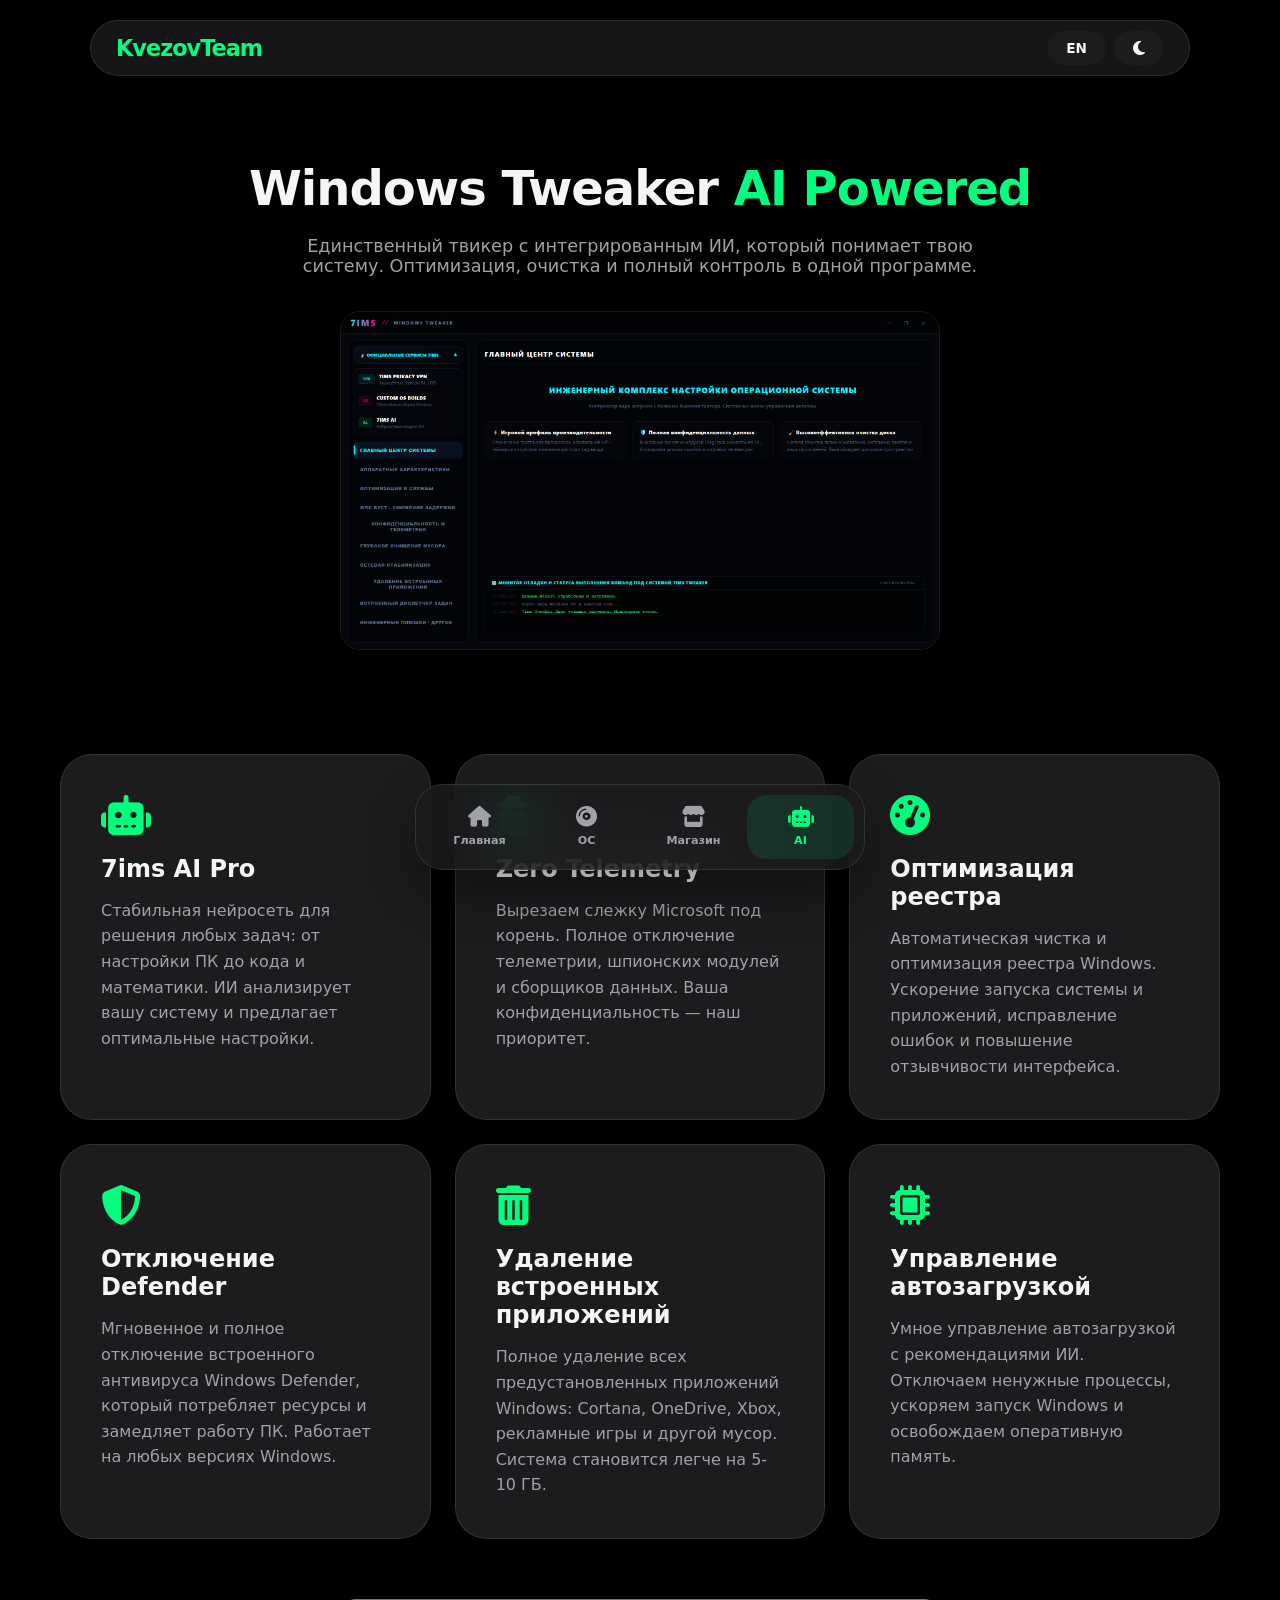
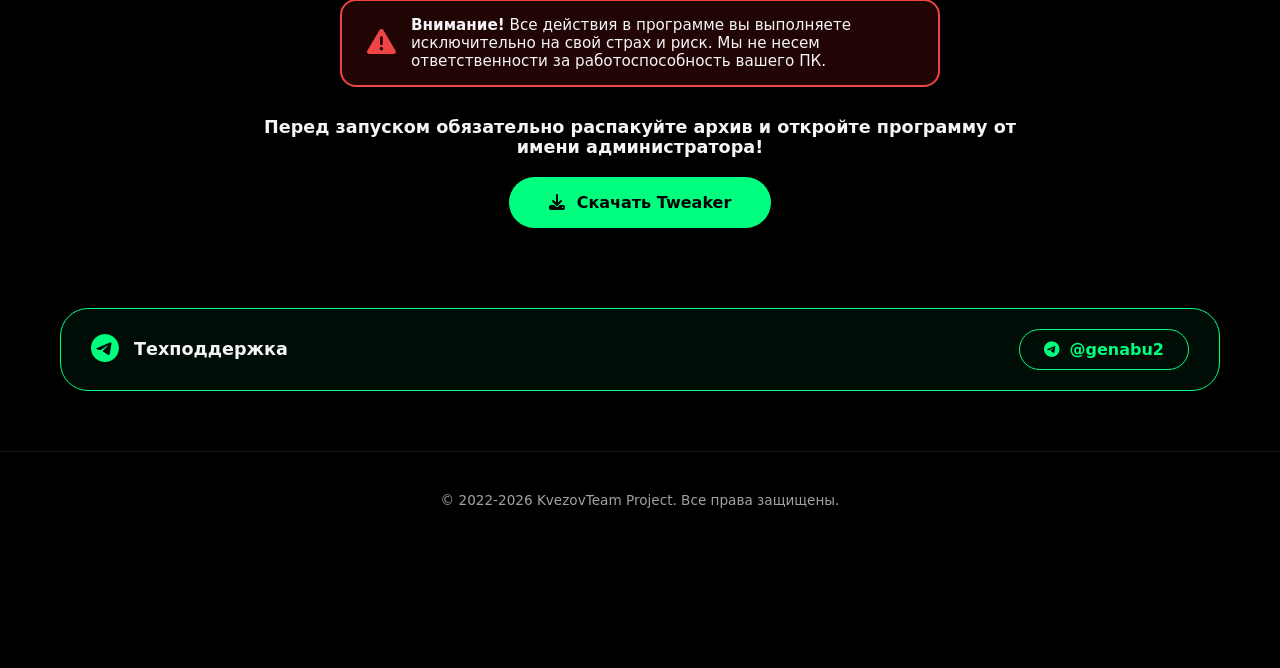
<file: tweaker/index.html>
﻿<!DOCTYPE html>
<html lang="ru" data-theme="dark">
<head>
    <link rel="icon" type="image/svg+xml" href="data:image/svg+xml,%3Csvg xmlns='http://www.w3.org/2000/svg' viewBox='0 0 100 100'%3E%3Cdefs%3E%3ClinearGradient id='g' x1='0%25' y1='0%25' x2='100%25' y2='100%25'%3E%3Cstop offset='0%25' style='stop-color:%2300ff7f;stop-opacity:1' /%3E%3Cstop offset='100%25' style='stop-color:%2300d1ff;stop-opacity:1' /%3E%3C/linearGradient%3E%3C/defs%3E%3Crect x='5' y='5' width='90' height='90' rx='20' ry='20' fill='%230a0a0a' stroke='url(%23g)' stroke-width='2'/%3E%3Cg fill='url(%23g)'%3E%3Cpath d='M28,25 H72 L48,65 L55,60 L35,85 L40,65 L30,70 Z'/%3E%3Ccircle cx='43' cy='48' r='4.5' fill='white'/%3E%3C/g%3E%3C/svg%3E">
    <meta charset="UTF-8">
    <meta name="viewport" content="width=device-width, initial-scale=1.0, viewport-fit=cover">
    <title>KvezovTeam Tweaker AI | Official</title>
    <link rel="stylesheet" href="../ajax/libs/font-awesome/6.4.0/css/all.min.css">
    <style>
        :root[data-theme="light"] {
            --bg: #ffffff;
            --surface: #f5f7f9;
            --text: #1d1d1f;
            --text-muted: #86868b;
            --primary: #00d166;
            --accent: #0071e3;
            --border: rgba(0,0,0,0.1);
            --tab-bg: rgba(255,255,255,0.8);
            --header-shadow: 0 10px 30px rgba(0,0,0,0.05);
            --support-bg: rgba(0,209,102,0.05);
            --warning-bg: rgba(220,38,38,0.1);
            --warning-border: #dc2626;
        }

        :root[data-theme="dark"] {
            --bg: #000000;
            --surface: #1c1c1e;
            --text: #f5f5f7;
            --text-muted: #a1a1a6;
            --primary: #00ff7f;
            --accent: #0a84ff;
            --border: rgba(255,255,255,0.1);
            --tab-bg: rgba(28,28,30,0.8);
            --header-shadow: 0 15px 40px rgba(0,0,0,0.3);
            --support-bg: rgba(0,255,127,0.05);
            --warning-bg: rgba(220,38,38,0.15);
            --warning-border: #ef4444;
        }

        * { margin: 0; padding: 0; box-sizing: border-box; font-family: -apple-system, system-ui, sans-serif; }

        body {
            background: var(--bg);
            color: var(--text);
            padding-bottom: 120px;
            overflow-x: hidden;
            -webkit-font-smoothing: antialiased;
        }

        .reveal { opacity: 0; transform: translateY(30px); transition: all 0.8s cubic-bezier(0.2, 1, 0.3, 1); }
        .reveal.active { opacity: 1; transform: translateY(0); }

        header {
            position: fixed;
            top: 20px;
            left: 50%;
            transform: translateX(-50%);
            width: 90%;
            max-width: 1100px;
            z-index: 1000;
            background: var(--tab-bg);
            backdrop-filter: saturate(180%) blur(20px);
            -webkit-backdrop-filter: blur(20px);
            border: 1px solid var(--border);
            border-radius: 50px;
            box-shadow: var(--header-shadow);
            transition: all 0.3s ease;
        }

        header.scrolled {
            top: 10px;
            width: 85%;
            padding: 5px 0;
        }

        .header-content {
            padding: 10px 25px;
            display: flex;
            justify-content: space-between;
            align-items: center;
        }

        .logo { font-size: 1.4rem; font-weight: 800; color: var(--primary); text-decoration: none; letter-spacing: -1px; }

        .btn-ui {
            background: var(--surface);
            border: 1px solid transparent;
            color: var(--text);
            padding: 8px 18px;
            border-radius: 30px;
            cursor: pointer;
            font-weight: 700;
            font-size: 0.85rem;
            transition: all 0.3s ease;
            display: flex;
            align-items: center;
            justify-content: center;
        }

        .btn-ui:hover {
            border-color: var(--primary);
            background: rgba(0, 255, 127, 0.1);
            color: var(--primary);
        }

        .btn-ui i {
            font-size: 1rem;
        }

        .hero { padding: 160px 20px 60px; text-align: center; }
        .hero h1 { font-size: clamp(2rem, 5vw, 3rem); margin-bottom: 20px; letter-spacing: -1px; font-weight: 800; }
        .hero span { color: var(--primary); }
        .hero p { color: var(--text-muted); font-size: 1.1rem; max-width: 700px; margin: 0 auto; }
        
        .hero-img {
            width: 100%;
            max-width: 600px;
            border-radius: 20px;
            margin-top: 35px;
            box-shadow: 0 15px 40px rgba(0,0,0,0.3);
            border: 1px solid var(--border);
            transition: transform 0.4s ease;
        }
        
        .hero-img:hover {
            transform: scale(1.02);
        }

        .grid {
            display: grid;
            grid-template-columns: repeat(auto-fit, minmax(320px, 1fr));
            gap: 24px;
            max-width: 1200px;
            margin: 40px auto 60px;
            padding: 0 20px;
        }

        .card {
            background: var(--surface);
            border-radius: 32px;
            padding: 40px;
            border: 1px solid var(--border);
            transition: all 0.4s cubic-bezier(0.175, 0.885, 0.32, 1.275);
        }

        .card:hover {
            transform: translateY(-5px);
            border-color: var(--primary);
            box-shadow: 0 20px 35px rgba(0,0,0,0.2);
        }

        .card i {
            font-size: 2.5rem;
            color: var(--primary);
            margin-bottom: 20px;
        }

        .card h3 {
            font-size: 1.5rem;
            margin-bottom: 15px;
            font-weight: 800;
        }

        .card p {
            color: var(--text-muted);
            line-height: 1.6;
        }

        .download-section {
            text-align: center;
            margin: 40px auto 80px;
            padding: 0 20px;
            max-width: 800px;
        }

        .warning-box {
            background: var(--warning-bg);
            border: 2px solid var(--warning-border);
            color: var(--text);
            padding: 15px 25px;
            border-radius: 16px;
            margin: 0 auto 30px;
            max-width: 600px;
            font-size: 0.95rem;
            text-align: left;
            display: flex;
            align-items: center;
            gap: 15px;
        }

        .warning-box i {
            font-size: 1.8rem;
            color: var(--warning-border);
        }

        .download-instruction {
            font-weight: 800;
            margin-bottom: 20px;
            font-size: 1.1rem;
            color: var(--text);
        }

        .download-btn {
            display: inline-flex;
            align-items: center;
            gap: 12px;
            background: var(--primary);
            color: #000;
            padding: 16px 40px;
            border-radius: 50px;
            text-decoration: none;
            font-weight: 800;
            font-size: 1rem;
            transition: all 0.3s ease;
        }

        [data-theme="light"] .download-btn {
            color: #fff;
        }

        .download-btn:hover {
            transform: scale(1.03);
            filter: brightness(0.95);
        }

        .support-block {
            max-width: 1200px;
            margin: 0 auto 40px;
            padding: 0 20px;
        }
        
        .support-card {
            background: var(--support-bg);
            border: 1px solid var(--primary);
            border-radius: 28px;
            padding: 20px 30px;
            display: flex;
            justify-content: space-between;
            align-items: center;
            flex-wrap: wrap;
            gap: 20px;
            transition: all 0.3s ease;
        }
        
        .support-card:hover {
            transform: translateY(-3px);
            box-shadow: 0 10px 25px rgba(0,255,127,0.1);
        }
        
        .support-text {
            display: flex;
            align-items: center;
            gap: 15px;
        }
        
        .support-text i {
            font-size: 1.8rem;
            color: var(--primary);
        }
        
        .support-text h3 {
            font-size: 1.1rem;
            font-weight: 700;
        }
        
        .support-btn {
            background: transparent;
            border: 1px solid var(--primary);
            color: var(--primary);
            padding: 10px 24px;
            border-radius: 40px;
            text-decoration: none;
            font-weight: 700;
            transition: all 0.3s ease;
            display: inline-flex;
            align-items: center;
            gap: 10px;
        }
        
        .support-btn:hover {
            background: var(--primary);
            color: #000;
        }

        .tab-bar {
            position: fixed;
            bottom: 30px;
            left: 50%;
            transform: translateX(-50%);
            width: 95%;
            max-width: 450px;
            background: var(--tab-bg);
            backdrop-filter: blur(25px);
            -webkit-backdrop-filter: blur(25px);
            border: 1px solid var(--border);
            border-radius: 28px;
            display: flex;
            padding: 10px;
            box-shadow: 0 20px 50px rgba(0,0,0,0.4);
            z-index: 2000;
        }

        .tab-btn {
            flex: 1;
            display: flex;
            flex-direction: column;
            align-items: center;
            text-decoration: none;
            color: var(--text-muted);
            font-size: 0.7rem;
            font-weight: 700;
            gap: 6px;
            padding: 12px 0;
            border-radius: 20px;
            transition: 0.3s;
        }

        .tab-btn.active {
            color: var(--primary);
            background: rgba(0, 255, 127, 0.1);
        }
        
        .tab-btn i {
            font-size: 1.3rem;
        }

        footer {
            text-align: center;
            padding: 40px 20px;
            color: var(--text-muted);
            font-size: 0.85rem;
            border-top: 1px solid var(--border);
            margin-top: 60px;
        }

        @media (max-width: 768px) {
            header { width: 95%; top: 15px; padding: 0; }
            header.scrolled { width: 92%; top: 10px; }
            .header-content { padding: 8px 15px; }
            .hero h1 { font-size: 2rem; }
            .hero { padding: 140px 20px 40px; }
            .card { padding: 30px; }
            .tab-bar { bottom: 20px; }
            .logo { font-size: 1.2rem; }
            .btn-ui { padding: 6px 14px; font-size: 0.8rem; }
            .support-card { flex-direction: column; text-align: center; }
            .support-text { flex-direction: column; text-align: center; }
            .grid { grid-template-columns: 1fr; }
            .warning-box { flex-direction: column; text-align: center; }
        }
    </style>
</head>
<body>

<header id="main-header">
    <div class="header-content">
        <a href="#" class="logo">KvezovTeam</a>
        <div style="display: flex; gap: 8px;">
            <button class="btn-ui" onclick="changeLang()" id="langBtn">EN</button>
            <button class="btn-ui" onclick="changeTheme()"><i class="fas fa-moon"></i></button>
        </div>
    </div>
</header>

<main>
    <section class="hero reveal">
        <h1 data-en="Windows Tweaker <span>AI Powered</span>">Windows Tweaker <span>AI Powered</span></h1>
        <p data-en="The only tweaker with integrated AI that understands your system. Optimization, cleaning, and full control in one program.">Единственный твикер с интегрированным ИИ, который понимает твою систему. Оптимизация, очистка и полный контроль в одной программе.</p>
        <img src="%D1%82%D0%B2%D0%B8%D0%BA%D0%B5%D1%80.jpg" alt="7ims Tweaker" class="hero-img reveal">
    </section>

    <div class="grid">
        <div class="card reveal">
            <i class="fas fa-robot"></i>
            <h3 data-en="KvezovTeam AI Pro">7ims AI Pro</h3>
            <p data-en="Stable neural network for any tasks: from PC setup to code and math. AI analyzes your system and suggests optimal settings.">Стабильная нейросеть для решения любых задач: от настройки ПК до кода и математики. ИИ анализирует вашу систему и предлагает оптимальные настройки.</p>
        </div>
        <div class="card reveal">
            <i class="fas fa-user-secret"></i>
            <h3 data-en="Zero Telemetry">Zero Telemetry</h3>
            <p data-en="Cutting Microsoft tracking to the root. Complete disabling of telemetry, spy modules, and data collectors. Your privacy is our priority.">Вырезаем слежку Microsoft под корень. Полное отключение телеметрии, шпионских модулей и сборщиков данных. Ваша конфиденциальность — наш приоритет.</p>
        </div>
        <div class="card reveal">
            <i class="fas fa-tachometer-alt"></i>
            <h3 data-en="Registry Optimization">Оптимизация реестра</h3>
            <p data-en="Automatic cleaning and optimization of the Windows registry. Accelerating system and application startup, fixing errors, and improving interface responsiveness.">Автоматическая чистка и оптимизация реестра Windows. Ускорение запуска системы и приложений, исправление ошибок и повышение отзывчивости интерфейса.</p>
        </div>
        <div class="card reveal">
            <i class="fas fa-shield-alt"></i>
            <h3 data-en="Disable Defender">Отключение Defender</h3>
            <p data-en="Instant and complete disabling of the built-in Windows Defender antivirus, which consumes resources and slows down the PC. Works on any Windows version.">Мгновенное и полное отключение встроенного антивируса Windows Defender, который потребляет ресурсы и замедляет работу ПК. Работает на любых версиях Windows.</p>
        </div>
        <div class="card reveal">
            <i class="fas fa-trash-alt"></i>
            <h3 data-en="Remove Built-in Apps">Удаление встроенных приложений</h3>
            <p data-en="Complete removal of all pre-installed Windows apps: Cortana, OneDrive, Xbox, ad games, and other junk. The system becomes 5-10 GB lighter.">Полное удаление всех предустановленных приложений Windows: Cortana, OneDrive, Xbox, рекламные игры и другой мусор. Система становится легче на 5-10 ГБ.</p>
        </div>
        <div class="card reveal">
            <i class="fas fa-microchip"></i>
            <h3 data-en="Startup Management">Управление автозагрузкой</h3>
            <p data-en="Smart startup management with AI recommendations. Disable unnecessary processes, speed up Windows startup, and free up RAM.">Умное управление автозагрузкой с рекомендациями ИИ. Отключаем ненужные процессы, ускоряем запуск Windows и освобождаем оперативную память.</p>
        </div>
    </div>

    <div class="download-section reveal">
        <div class="warning-box">
            <i class="fas fa-exclamation-triangle"></i>
            <div data-en="<strong>Attention!</strong> You perform all actions in the program entirely at your own risk. We are not responsible for the performance of your PC.">
                <strong>Внимание!</strong> Все действия в программе вы выполняете исключительно на свой страх и риск. Мы не несем ответственности за работоспособность вашего ПК.
            </div>
        </div>
        <p class="download-instruction" data-en="Be sure to extract the archive and run the program as administrator before starting!">Перед запуском обязательно распакуйте архив и откройте программу от имени администратора!</p>
        <a href="https://drive.google.com/file/d/1p-kNC9kMGqg532MeYjoYM5RylJP5CnOL/view?usp=sharing" class="download-btn" target="_blank" data-en="<i class='fas fa-download'></i> Download Tweaker">
            <i class="fas fa-download"></i> Скачать Tweaker
        </a>
    </div>

    <div class="support-block reveal">
        <div class="support-card">
            <div class="support-text">
                <i class="fab fa-telegram"></i>
                <h3 data-en="Tech Support">Техподдержка</h3>
            </div>
            <a href="https://t.me/os7ims" class="support-btn" target="_blank">
                <i class="fab fa-telegram"></i> @genabu2
            </a>
        </div>
    </div>
</main>

<nav class="tab-bar">
    <a href="https://tau-nine-73.vercel.app/" class="tab-btn">
        <i class="fas fa-home"></i>
        <span data-en="Home">Главная</span>
    </a>
    <a href="https://tau-nine-73.vercel.app/" class="tab-btn">
        <i class="fas fa-compact-disc"></i>
        <span data-en="OS">ОС</span>
    </a>
    <a href="https://tau-nine-73.vercel.app/" class="tab-btn">
        <i class="fas fa-store"></i>
        <span data-en="Store">Магазин</span>
    </a>
    <a href="https://tau-nine-73.vercel.app/" class="tab-btn active">
        <i class="fas fa-robot"></i>
        <span data-en="AI">AI</span>
    </a>
</nav>

<footer>
    <p data-en="© 2022-2026 KvezovTeam Project. All rights reserved.">© 2022-2026 KvezovTeam Project. Все права защищены.</p>
</footer>

<script>
    const header = document.getElementById('main-header');
    function reveal() {
        var reveals = document.querySelectorAll(".reveal");
        for (var i = 0; i < reveals.length; i++) {
            var windowHeight = window.innerHeight;
            var elementTop = reveals[i].getBoundingClientRect().top;
            var elementVisible = 100;
            if (elementTop < windowHeight - elementVisible) {
                reveals[i].classList.add("active");
            }
        }
        
        if (window.scrollY > 50) {
            header.classList.add('scrolled');
        } else {
            header.classList.remove('scrolled');
        }
    }
    window.addEventListener("scroll", reveal);
    reveal();

    function changeTheme() {
        const root = document.documentElement;
        const current = root.getAttribute('data-theme');
        const next = current === 'dark' ? 'light' : 'dark';
        root.setAttribute('data-theme', next);
        
        const themeIcon = document.querySelector('button[onclick="changeTheme()"] i');
        if (next === 'dark') {
            themeIcon.className = 'fas fa-moon';
        } else {
            themeIcon.className = 'fas fa-sun';
        }
    }

    let lang = 'ru';
    function changeLang() {
        lang = lang === 'ru' ? 'en' : 'ru';
        document.getElementById('langBtn').innerText = lang === 'ru' ? 'EN' : 'RU';
        
        document.querySelectorAll('[data-en]').forEach(el => {
            if (!el.getAttribute('data-ru')) {
                el.setAttribute('data-ru', el.innerHTML);
            }
            el.innerHTML = lang === 'ru' ? el.getAttribute('data-ru') : el.getAttribute('data-en');
        });
    }
</script>
</body>
</html>
</file>
